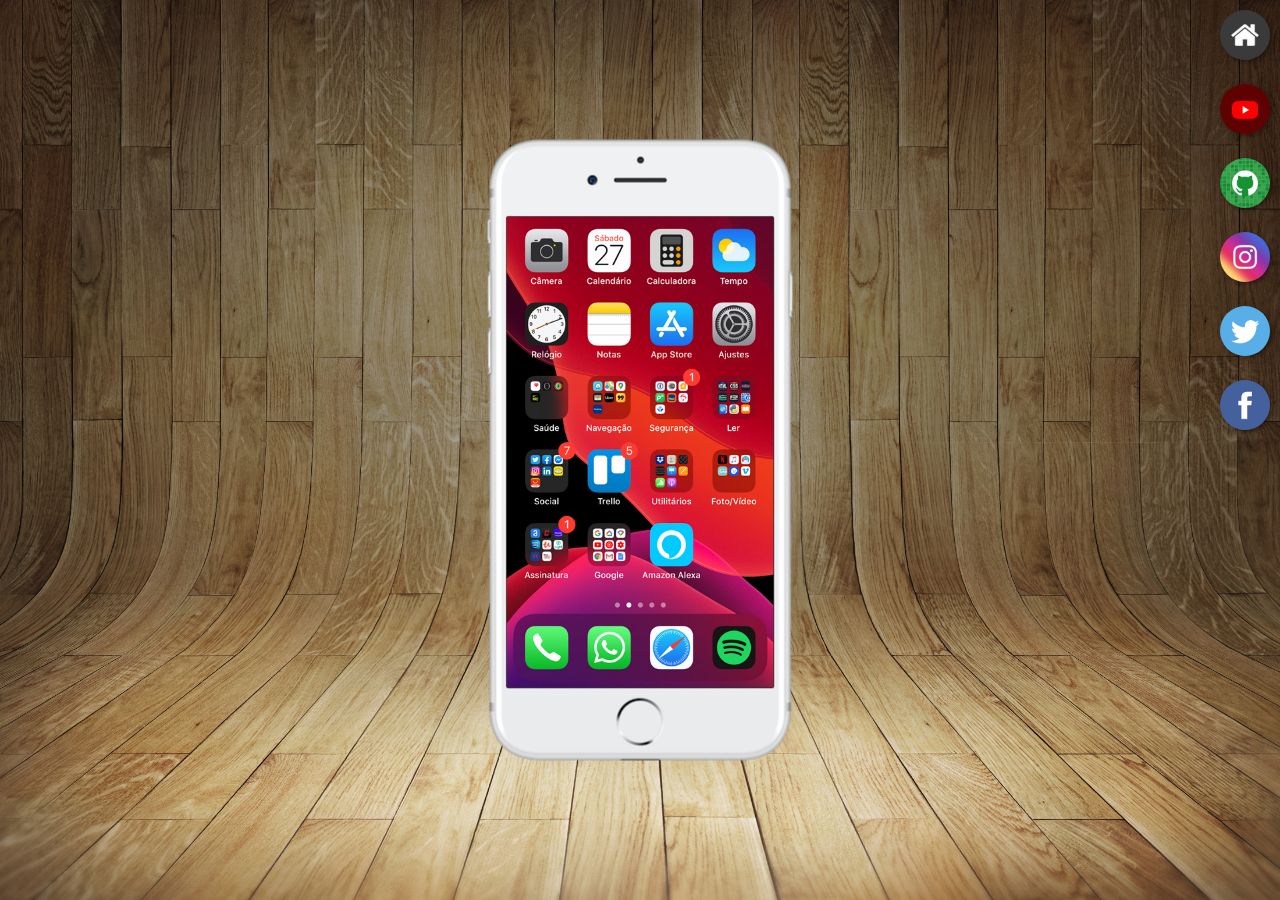
<file: index.html>
<!DOCTYPE html>
<html lang="pt-br">
<head>
    <meta charset="UTF-8">
    <meta name="viewport" content="width=device-width, initial-scale=1.0">
    <link rel="shortcut icon" href="favicon.ico" type="image/x-icon">
    <link rel="stylesheet" href="estilos/style.css">
    <title>Projeto Redes Sociais</title>
</head>
<body>
    <main>
        <section id="telefone">
            <iframe src="home.html" name="tela" id="tela" frameborder="0">
                Seu navegador não é compatível com IFrames.
            </iframe>
        </section>
        <section id="redes-sociais">
            <a href="home.html" target="tela"><img src="imagens/logo-home.jpg" alt="Home"></a> <br>
            <a href="youtube.html" target="tela"><img src="imagens/logo-youtube.jpg" alt="Youtube"></a> <br>
            <a href="github.html" target="tela"><img src="imagens/logo-github.jpg" alt="GitHub"></a> <br>
            <a href="instagram.html" target="tela"><img src="imagens/logo-instagram.jpg" alt=""></a> <br>
            <a href="twitter.html" target="tela"><img src="imagens/logo-twitter.jpg" alt="Twitter"></a> <br>
            <a href="facebook.html" target="tela"><img src="imagens/logo-facebook.jpg" alt="Facebook"></a> <br>
        </section>
    </main>
</body>
</html>
</file>
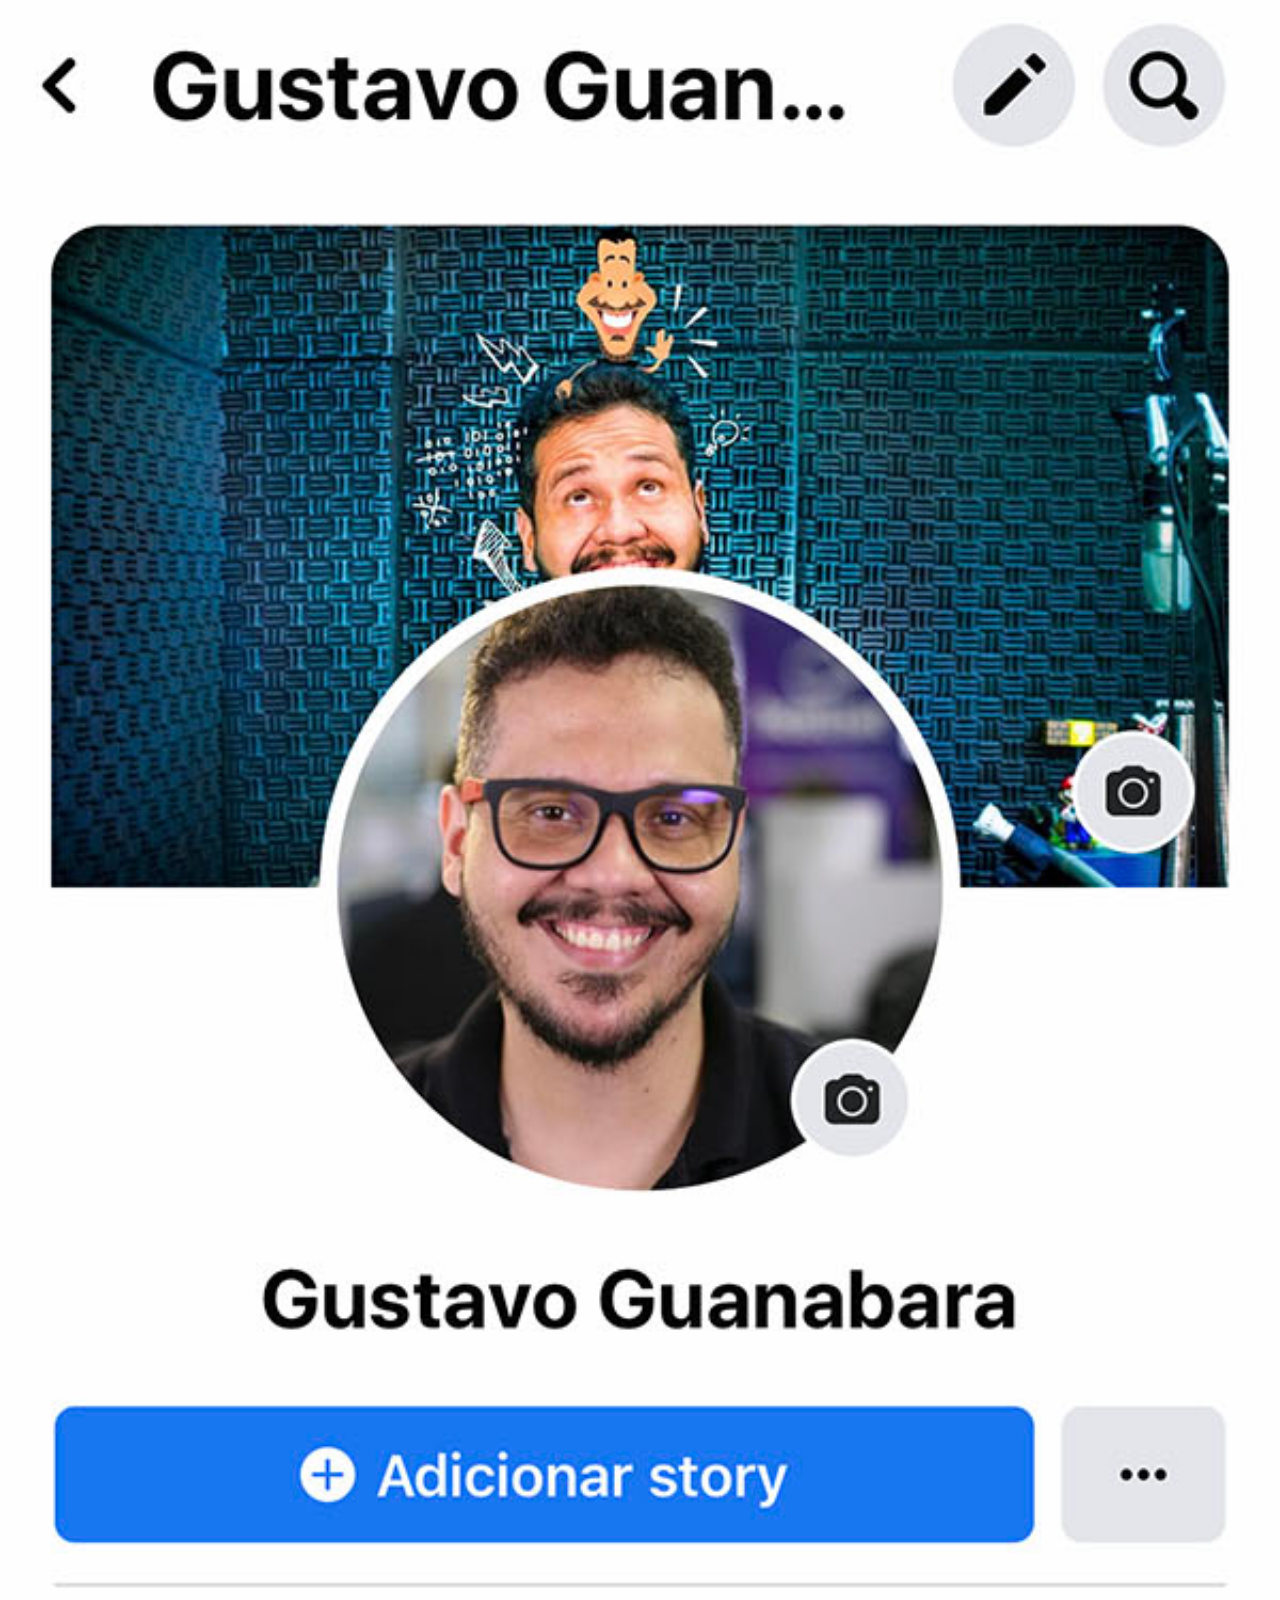
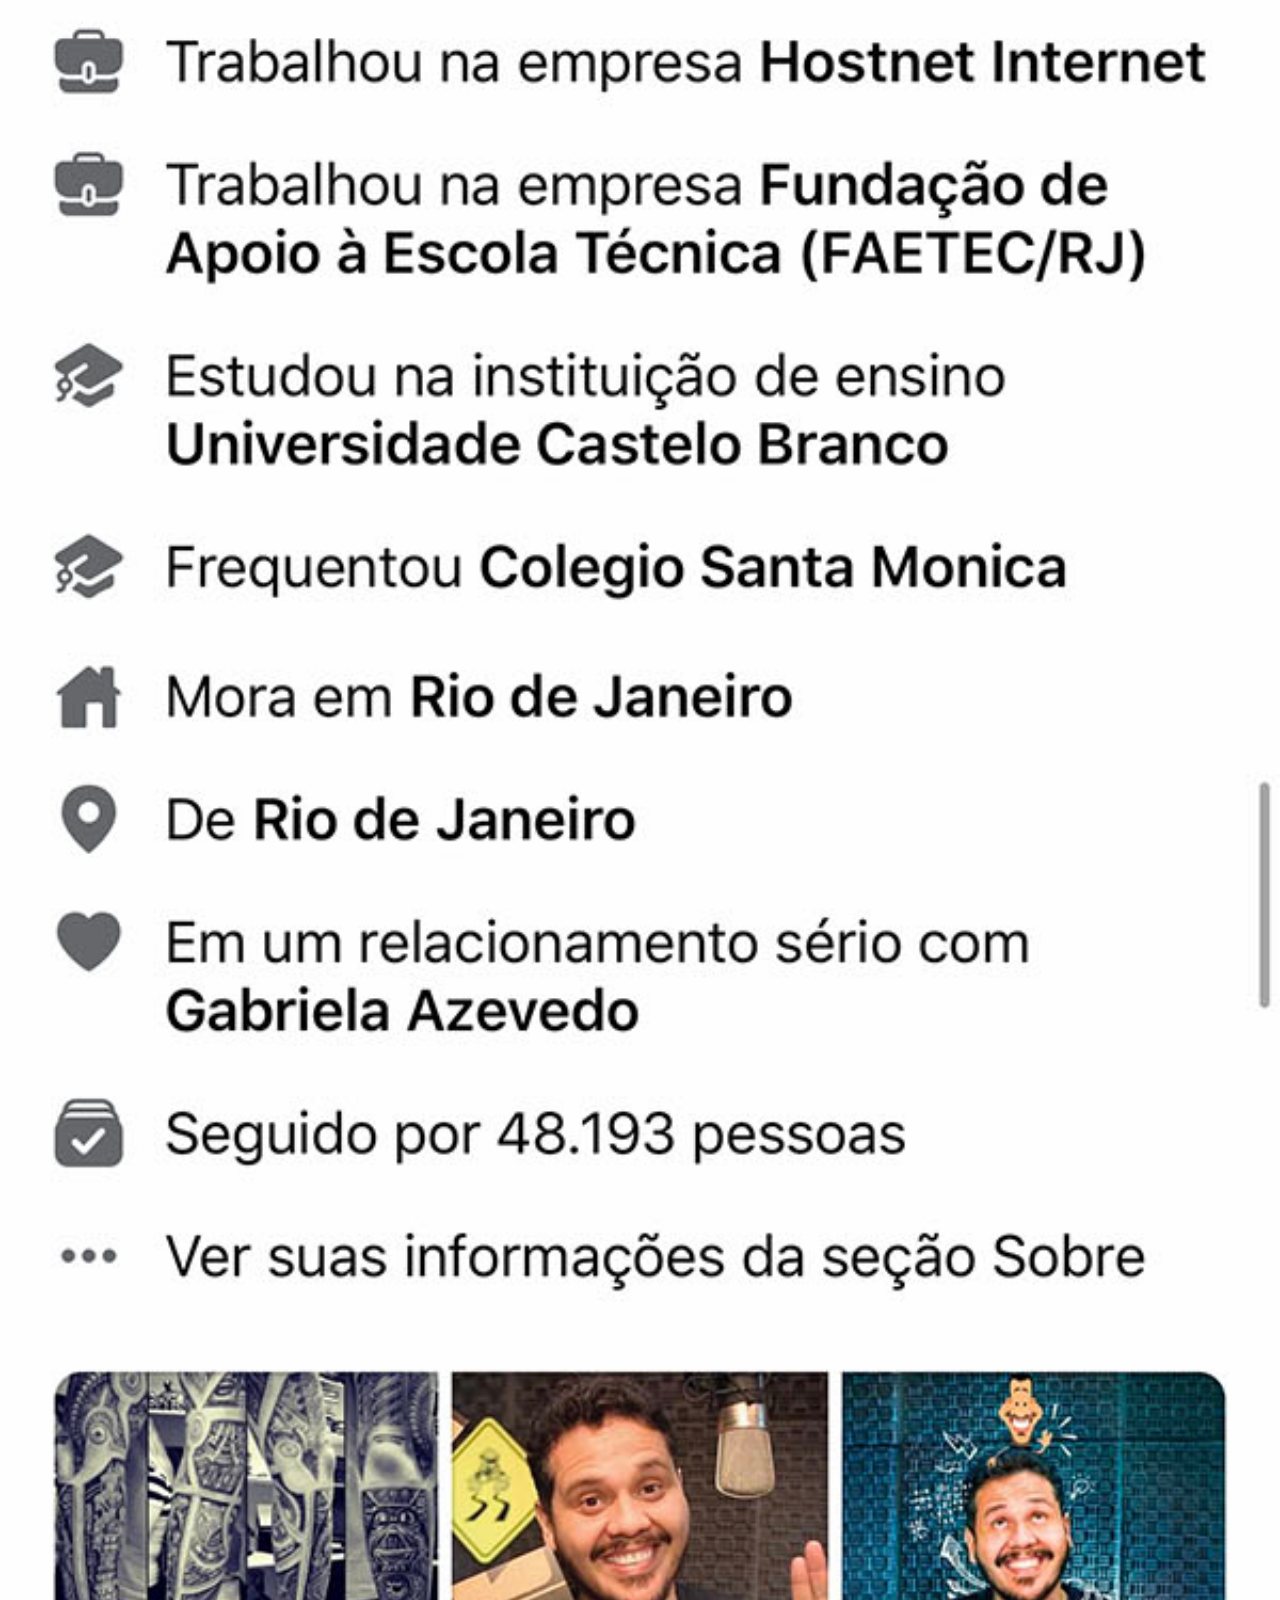
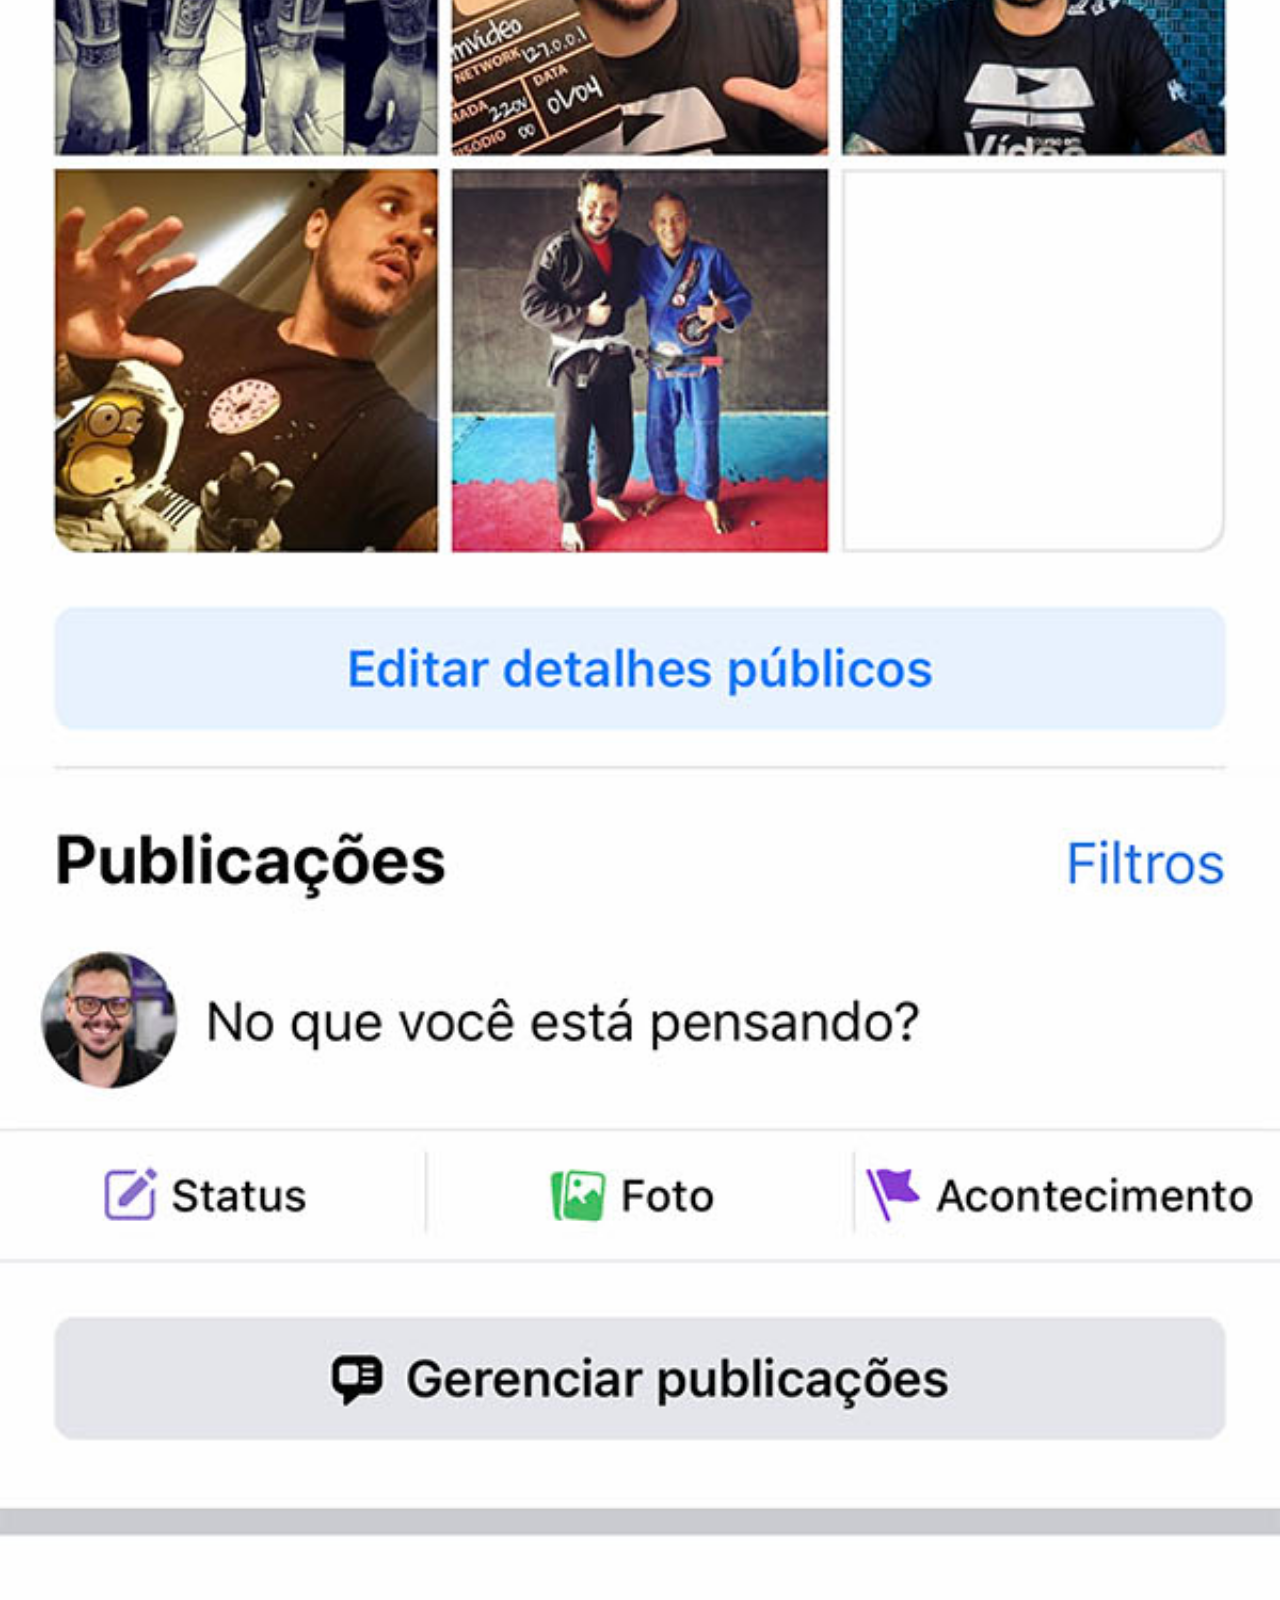
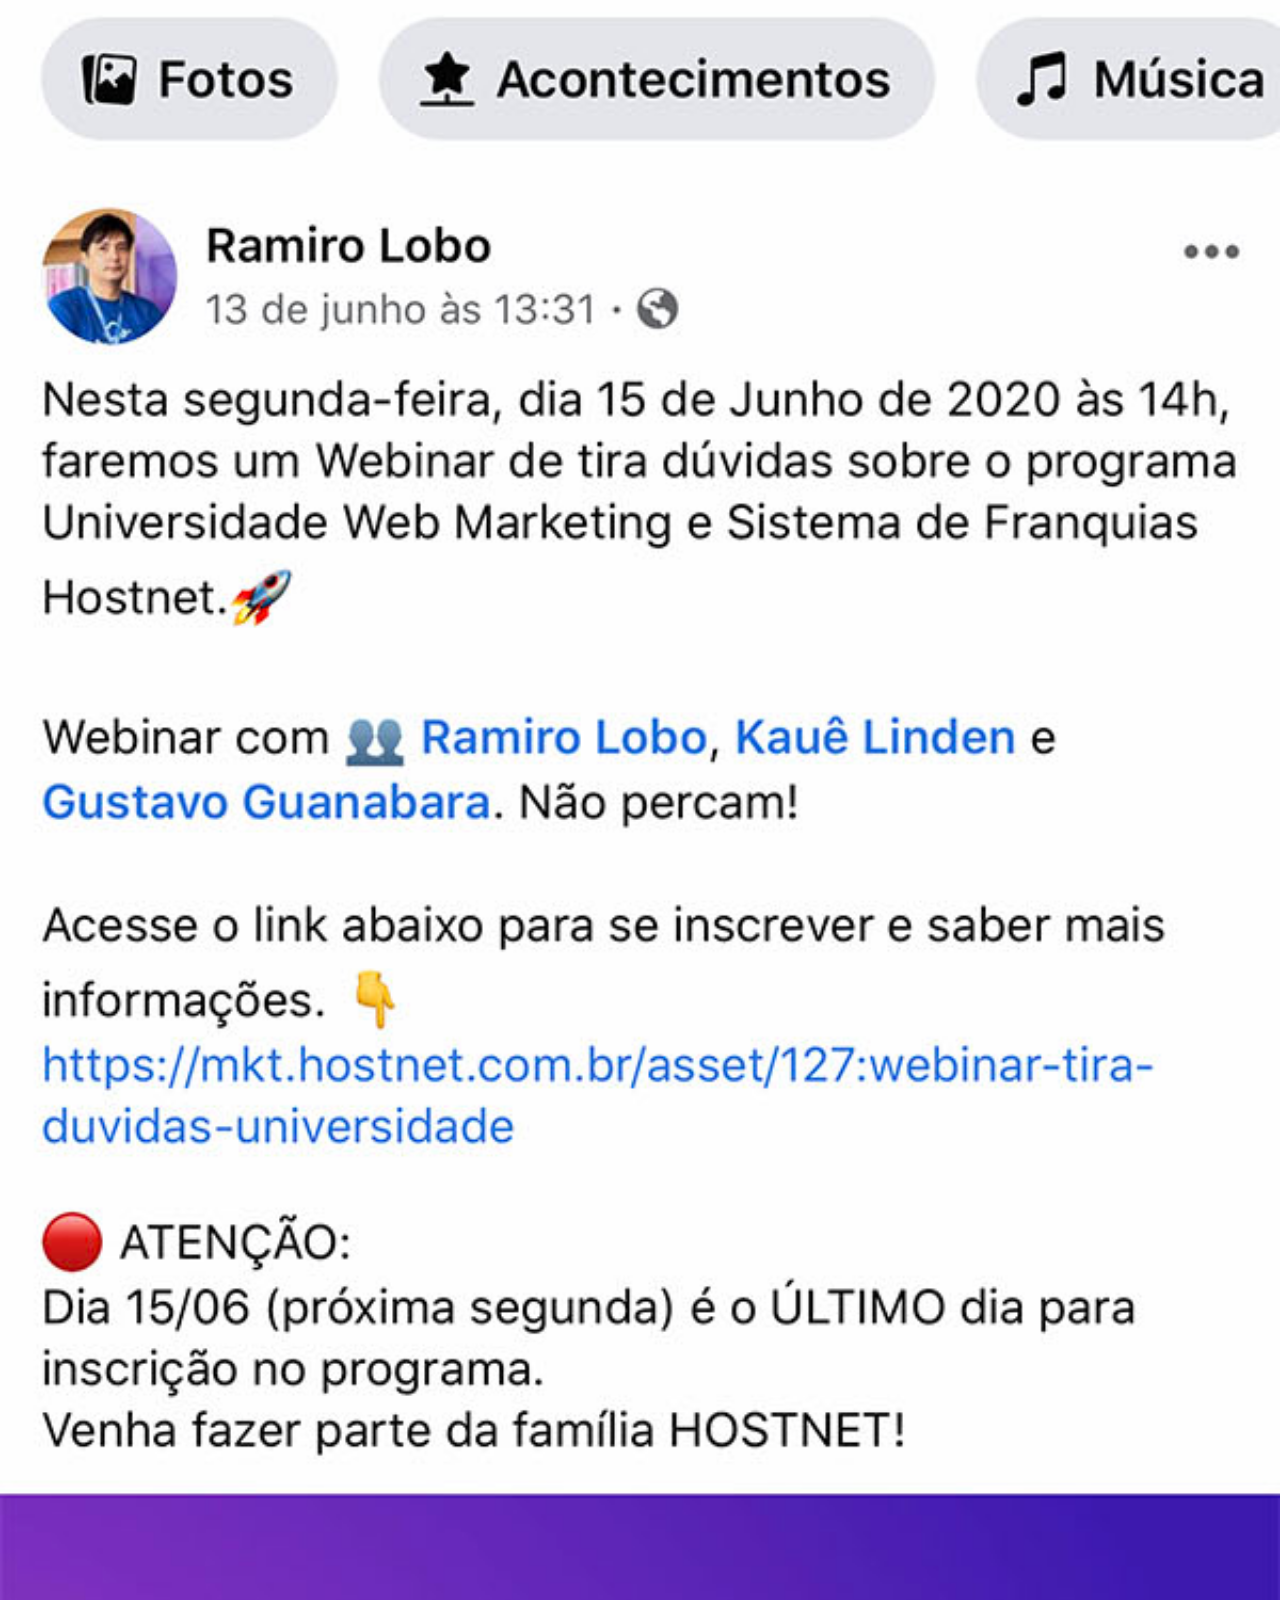
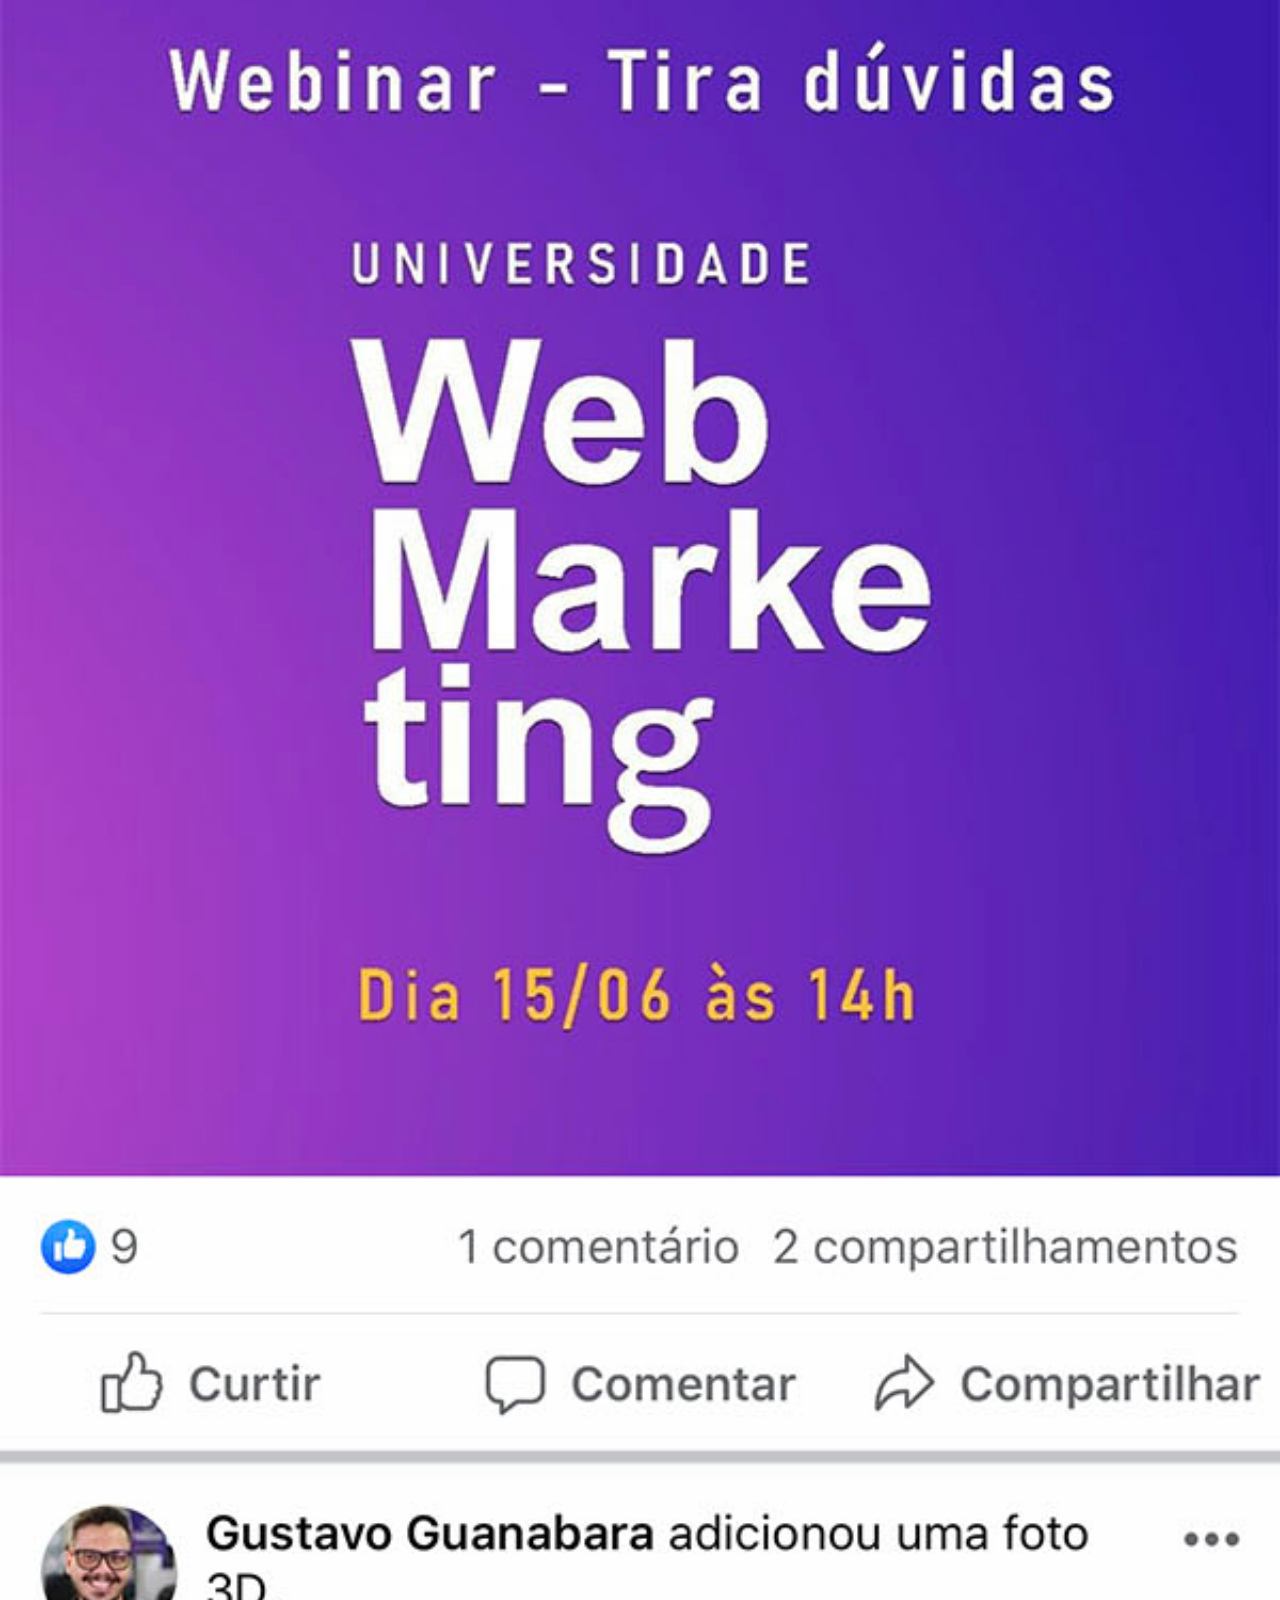
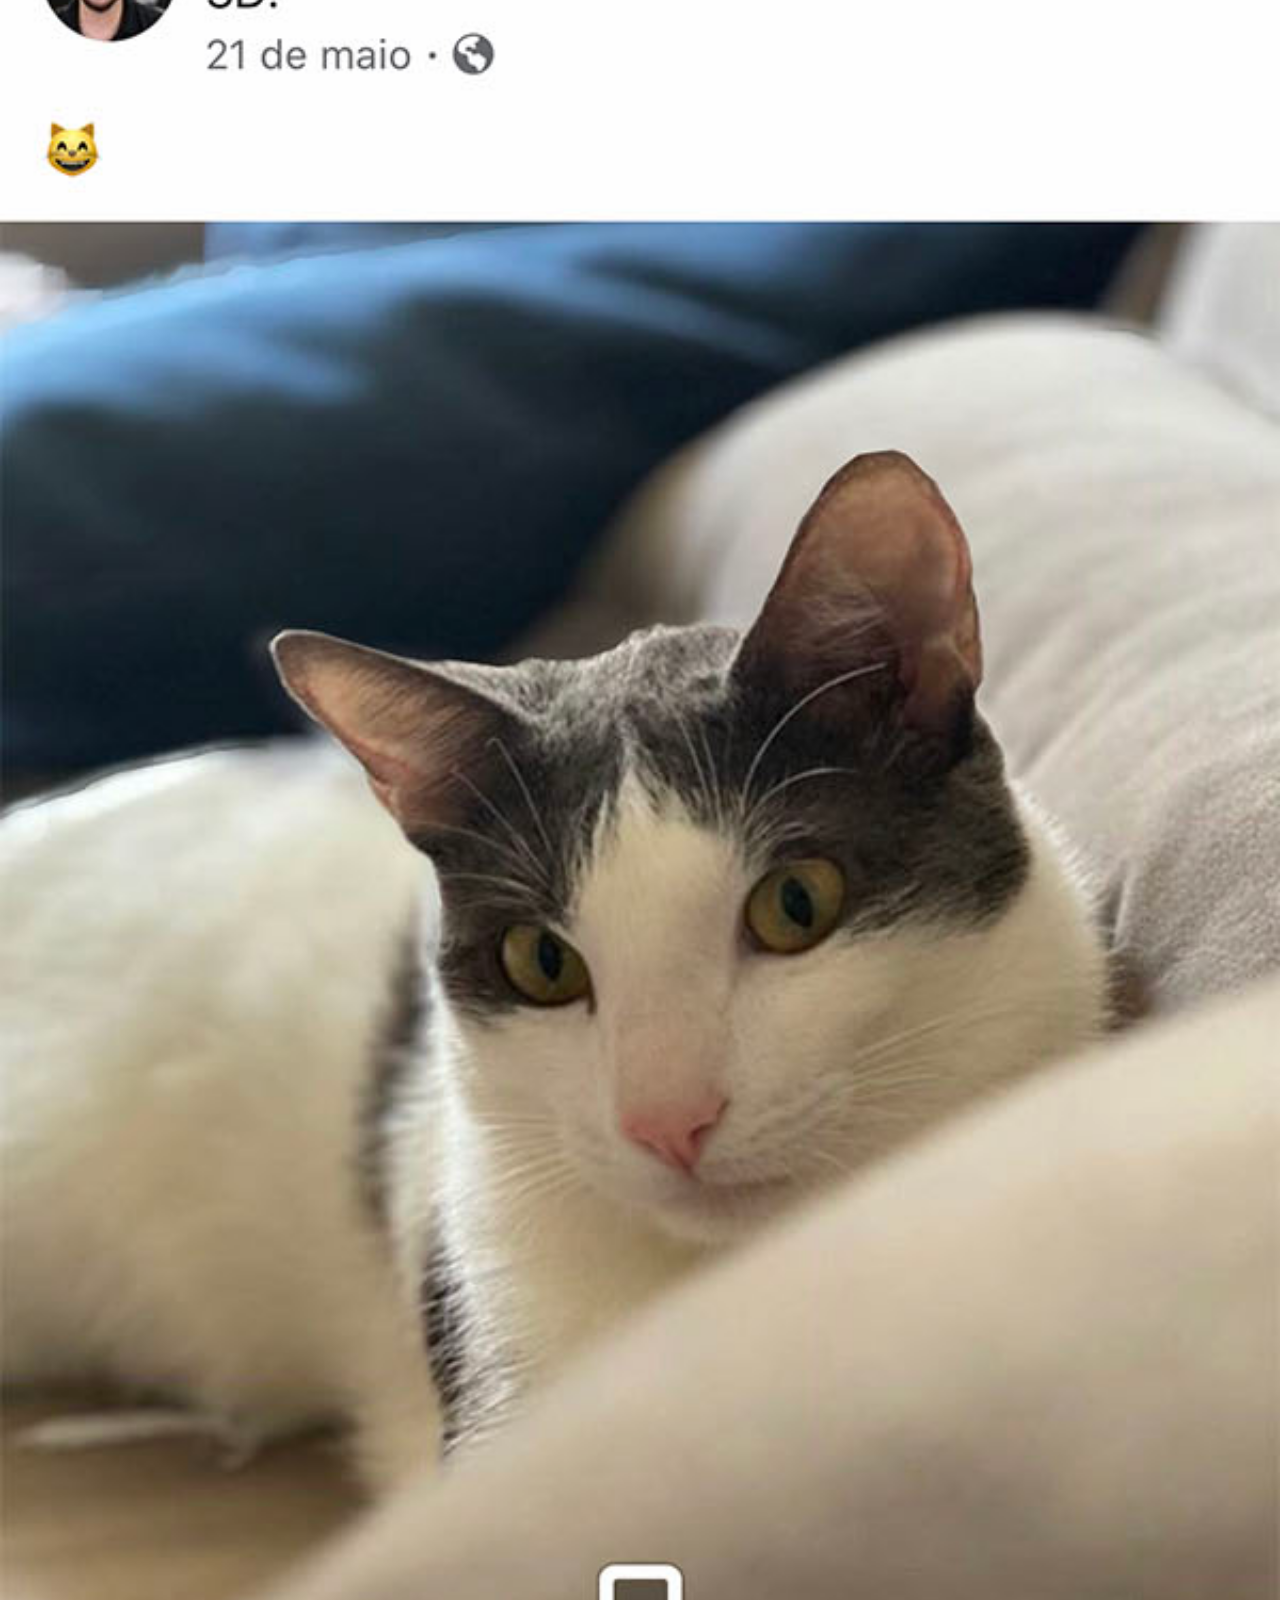
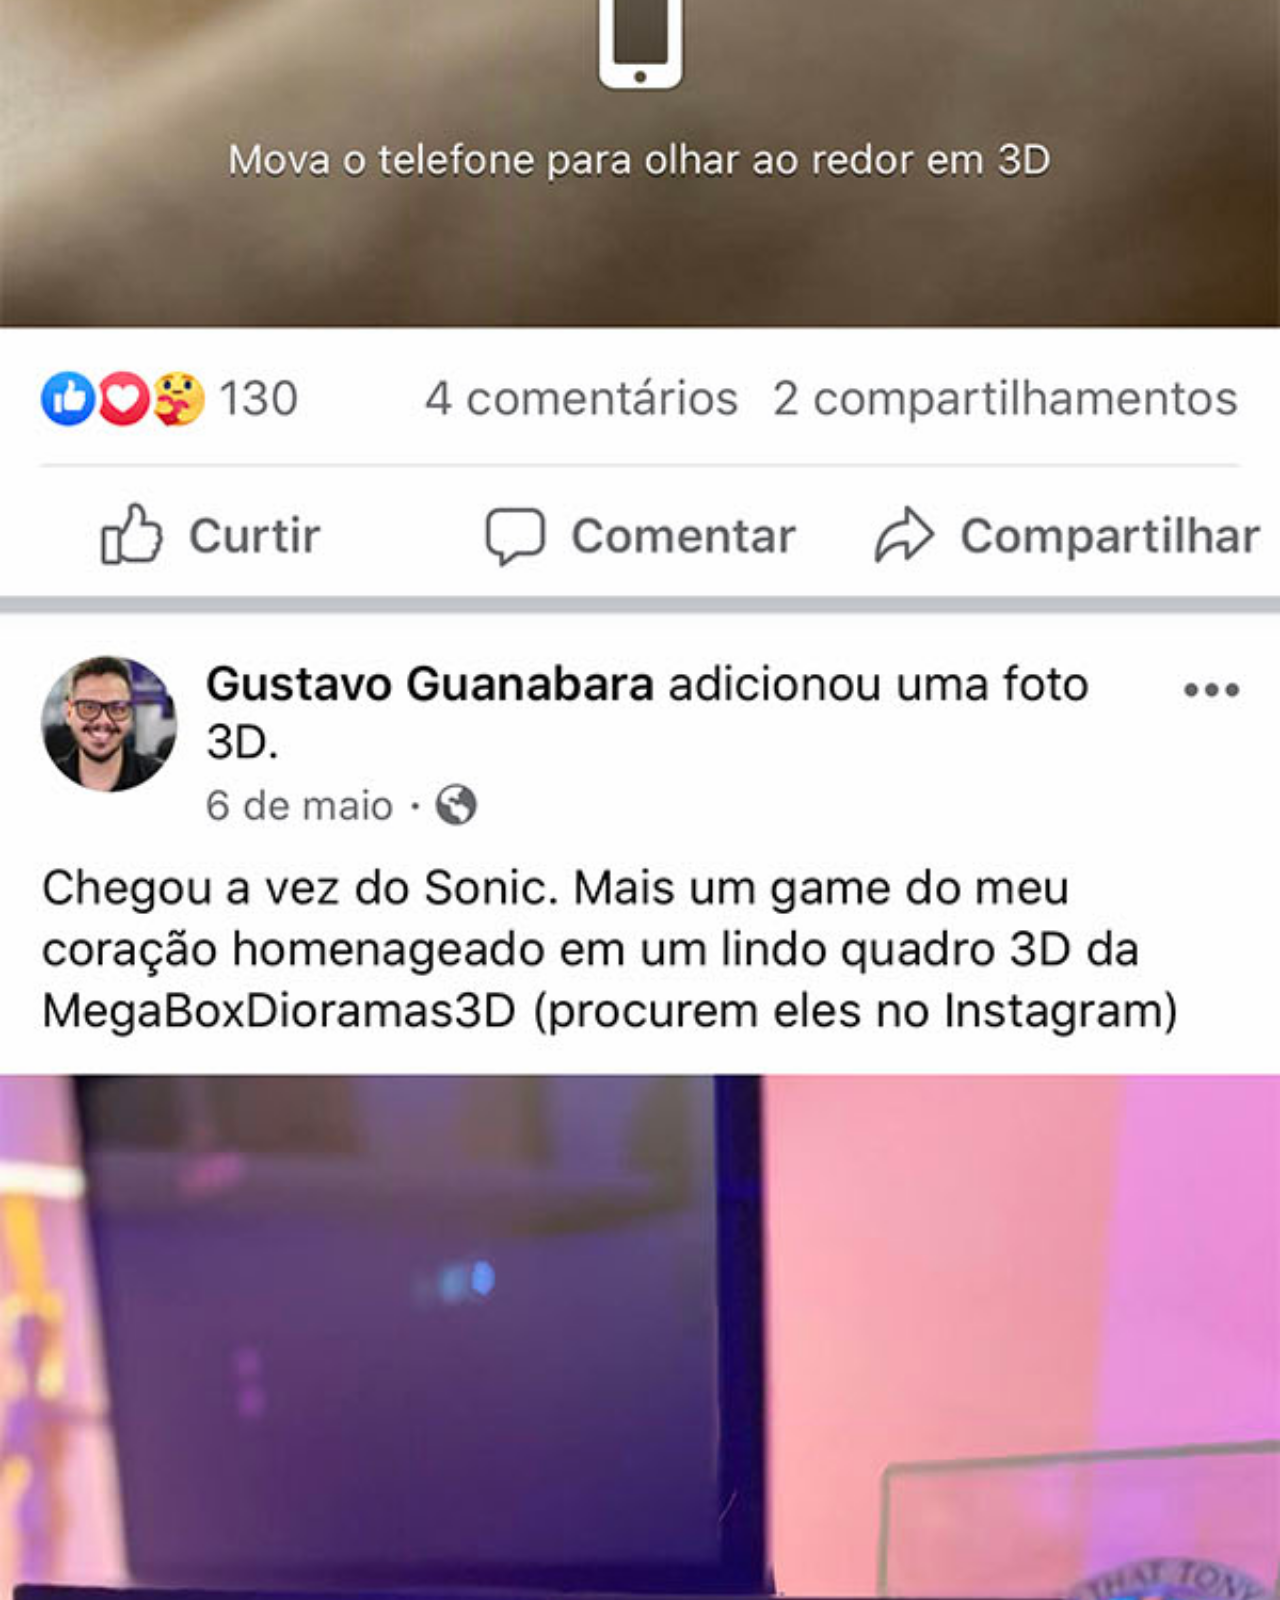
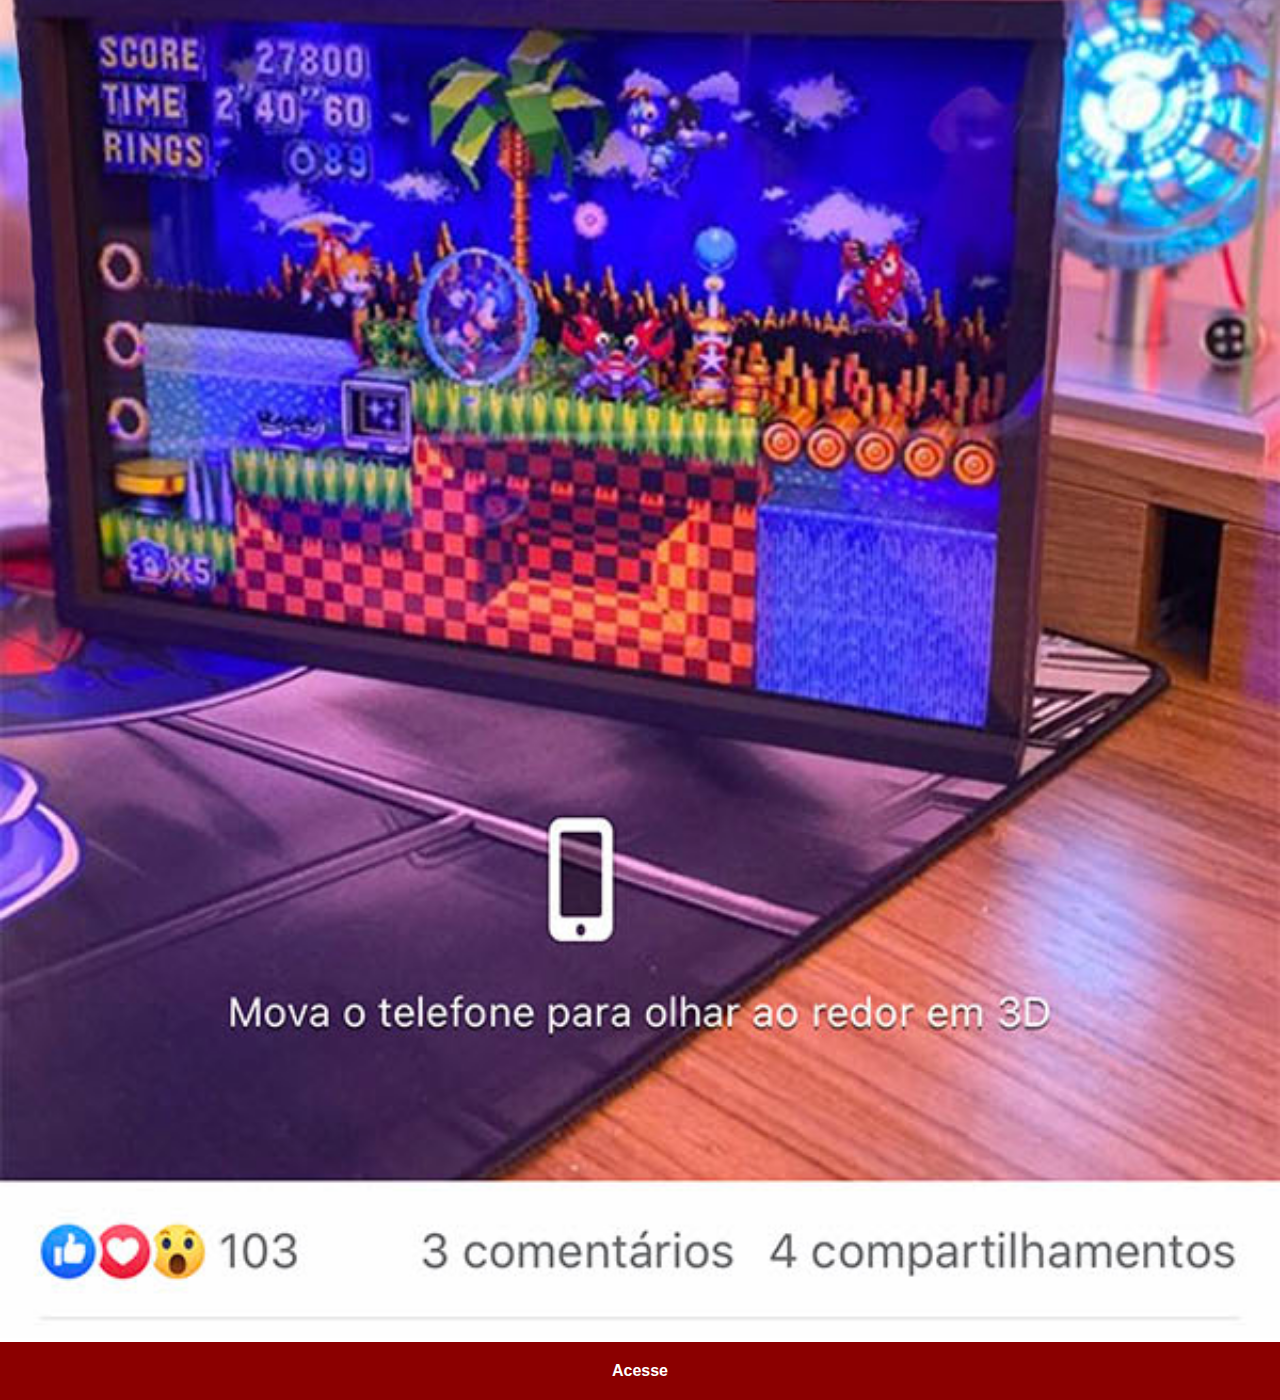
<file: facebook.html>
<!DOCTYPE html>
<html lang="en">
<head>
    <meta charset="UTF-8">
    <meta name="viewport" content="width=device-width, initial-scale=1.0">
    <link rel="stylesheet" href="estilos/social.css">
    <title>YouTube</title>
</head>
<body>
    <img src="imagens/tela-facebook.jpg" alt="Youtube">
    <a href="https://www.facebook.com/gustavoguanabara/?locale=pt_BR" target="_blank">Acesse</a>
</body>
</html>
</file>
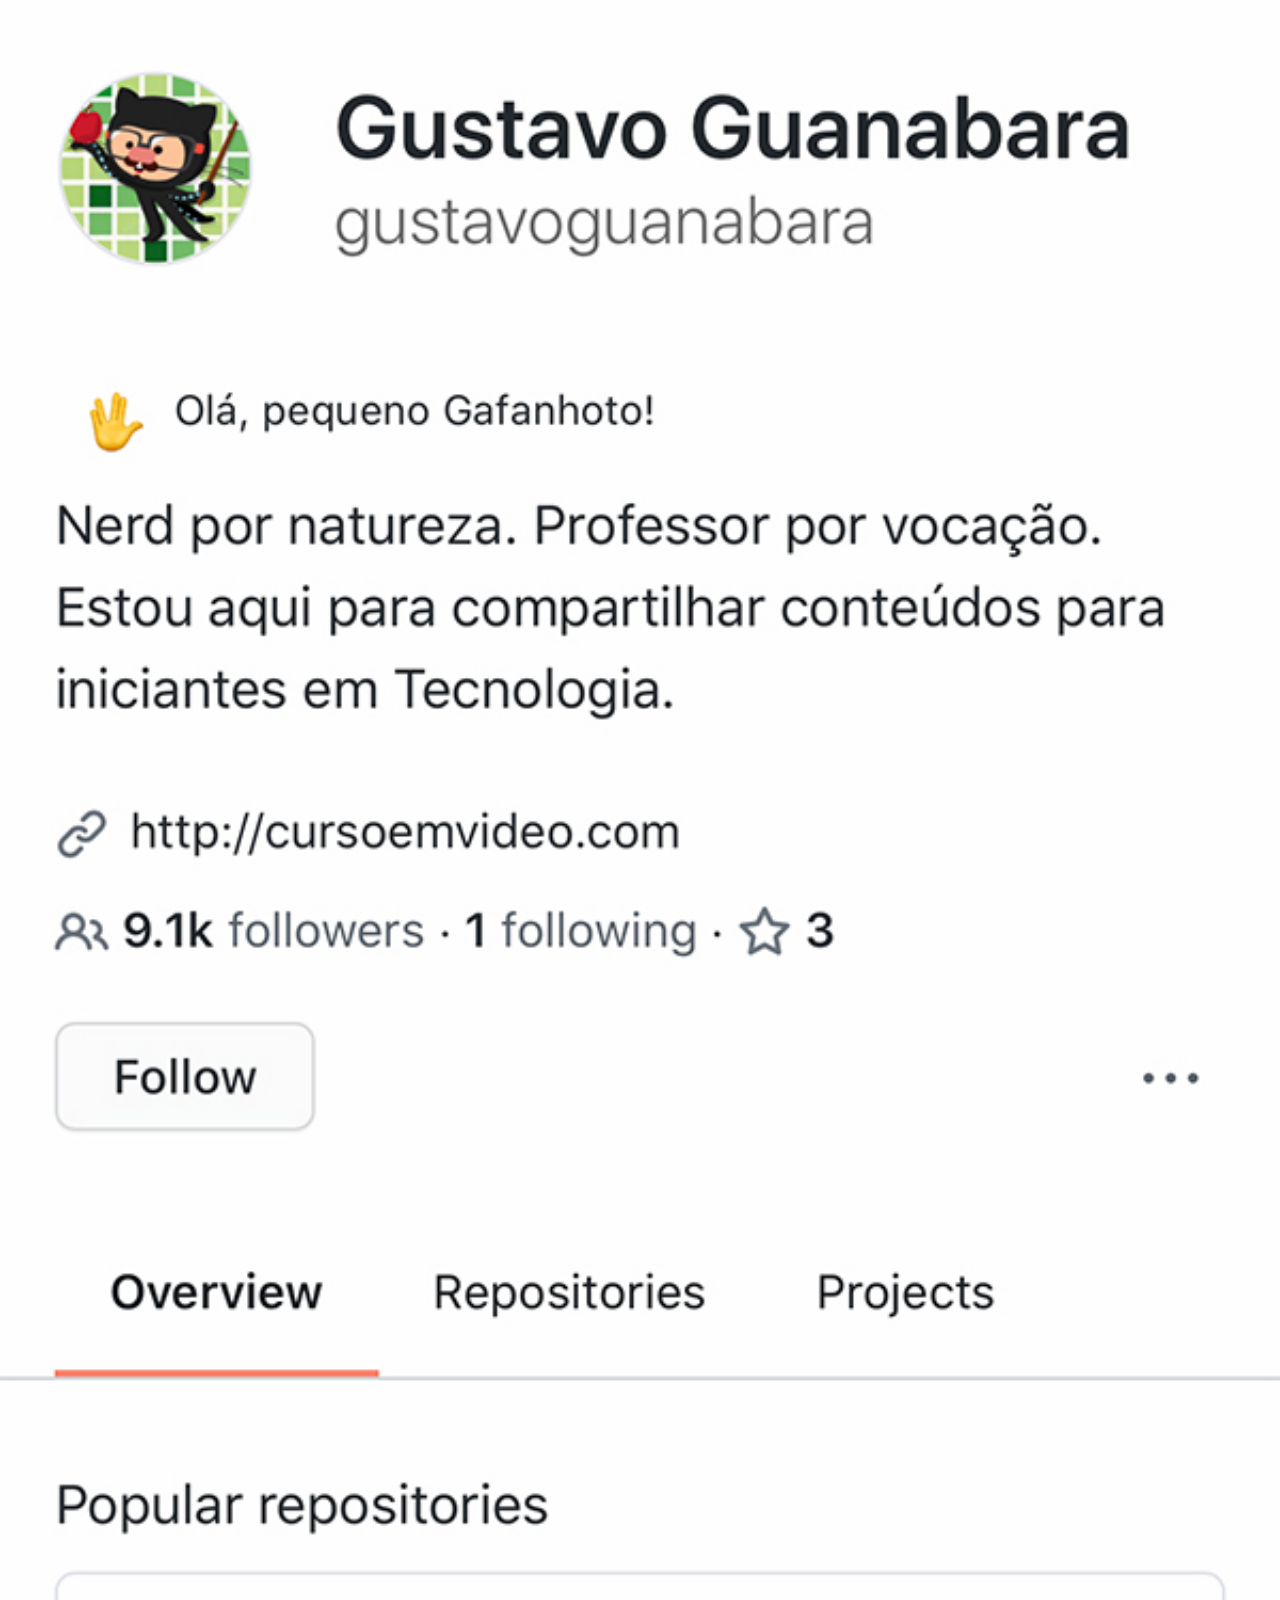
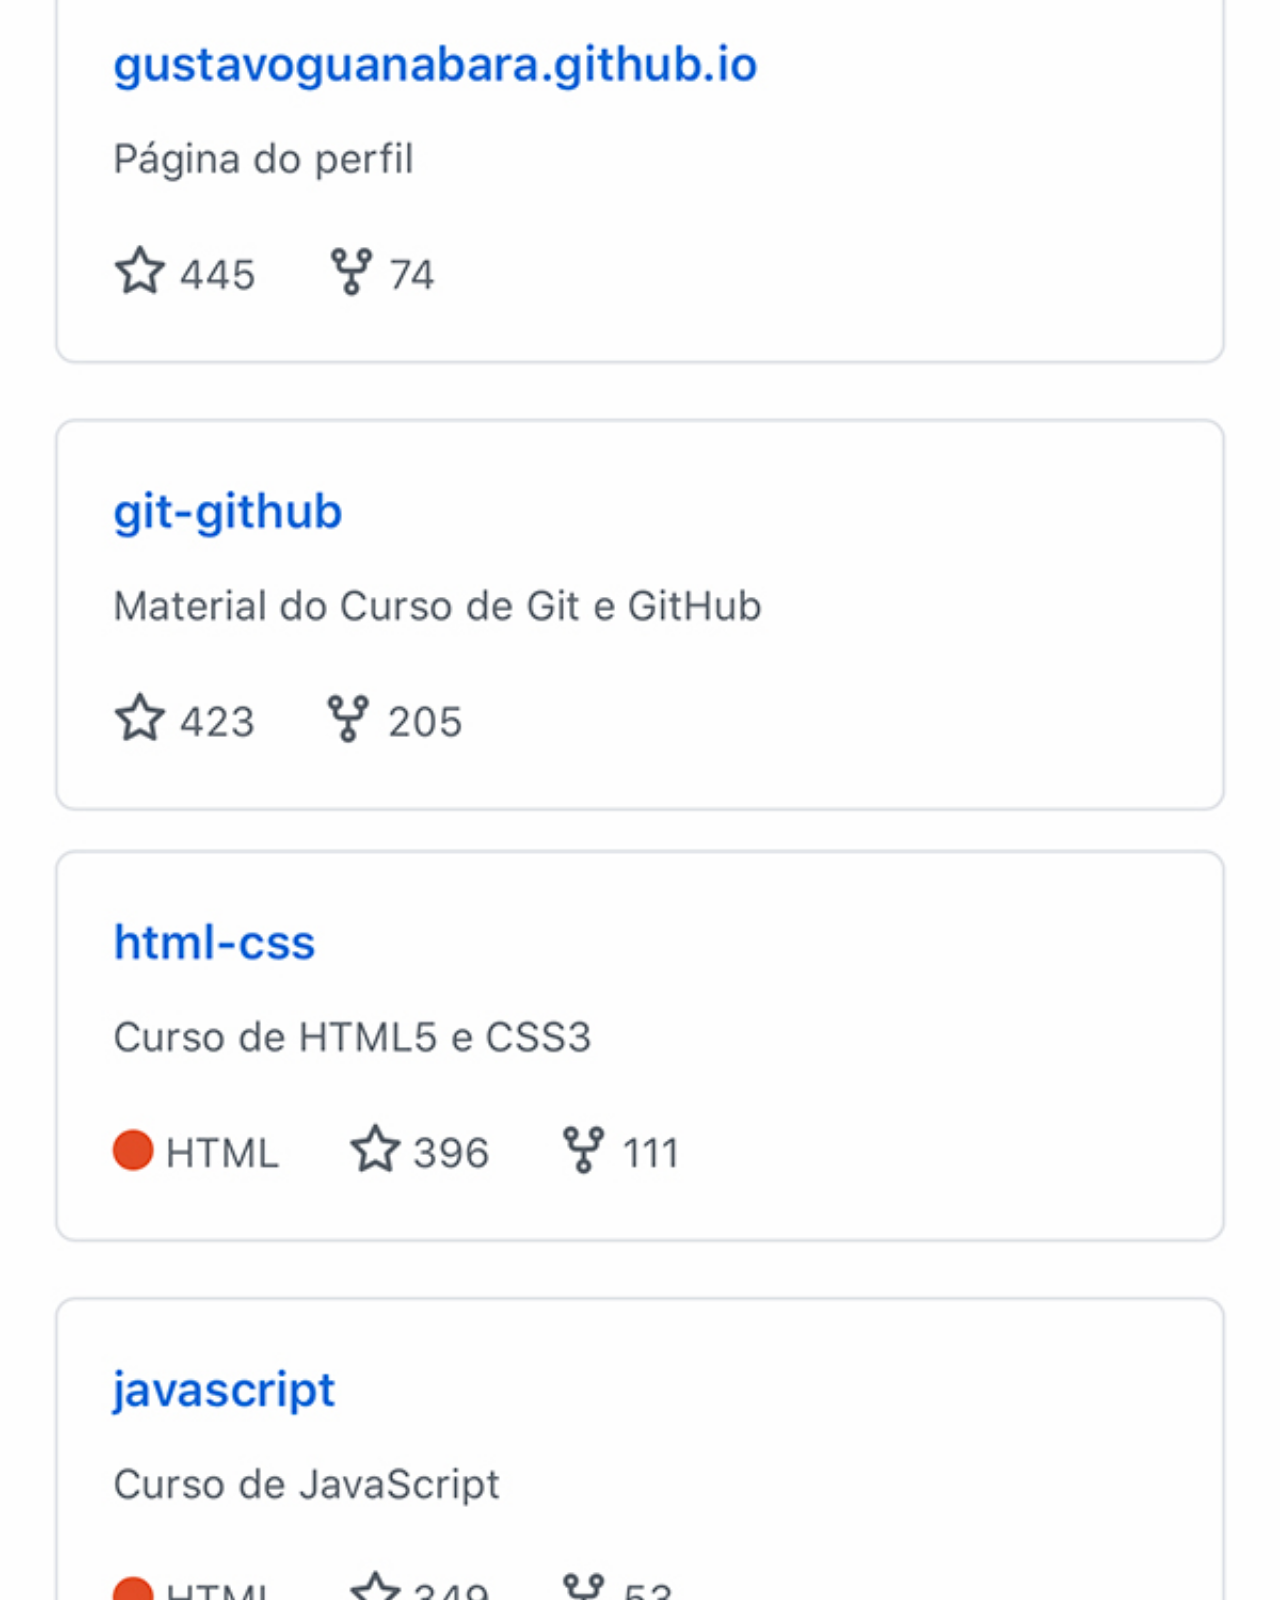
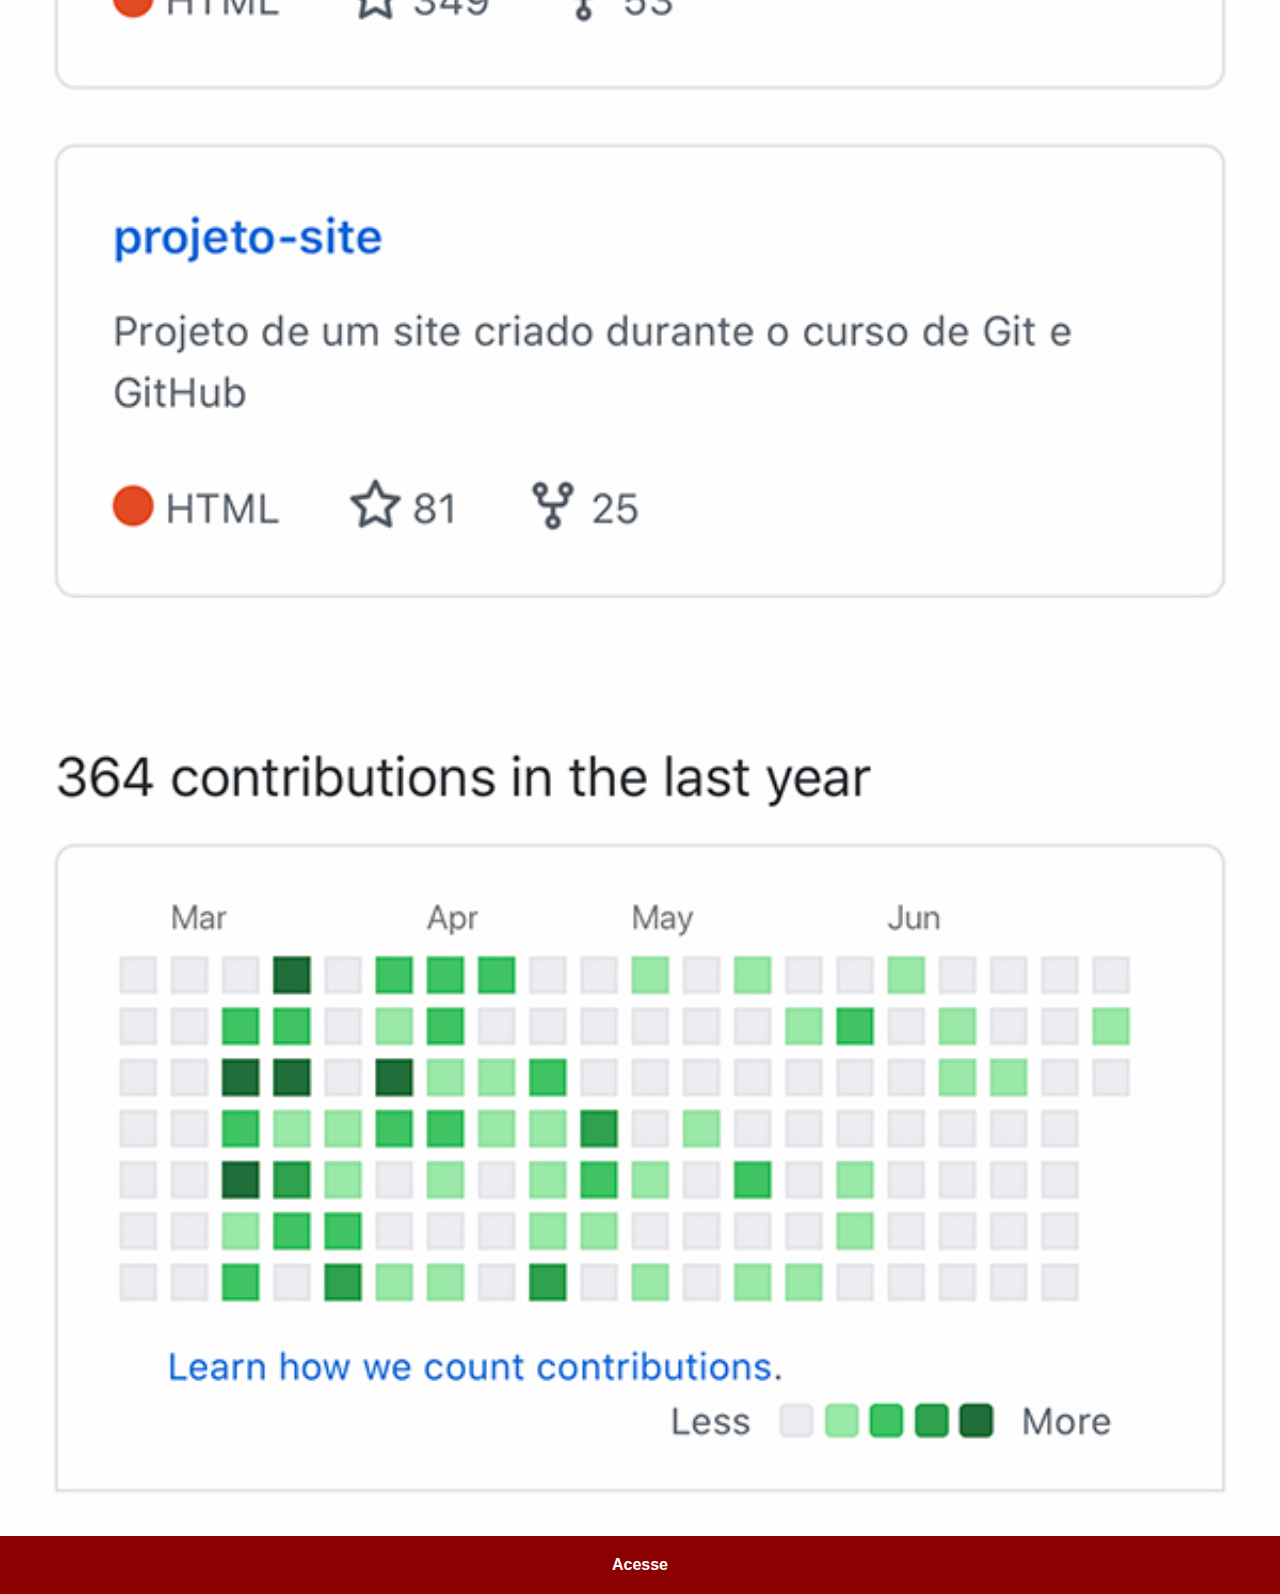
<file: github.html>
<!DOCTYPE html>
<html lang="en">
<head>
    <meta charset="UTF-8">
    <meta name="viewport" content="width=device-width, initial-scale=1.0">
    <link rel="stylesheet" href="estilos/social.css">
    <title>Github</title>
</head>
<body>
    <img src="imagens/tela-github.jpg" alt="Youtube">
    <a href="https://gustavoguanabara.github.io/" target="_blank">Acesse</a>
</body>
</html>
</file>
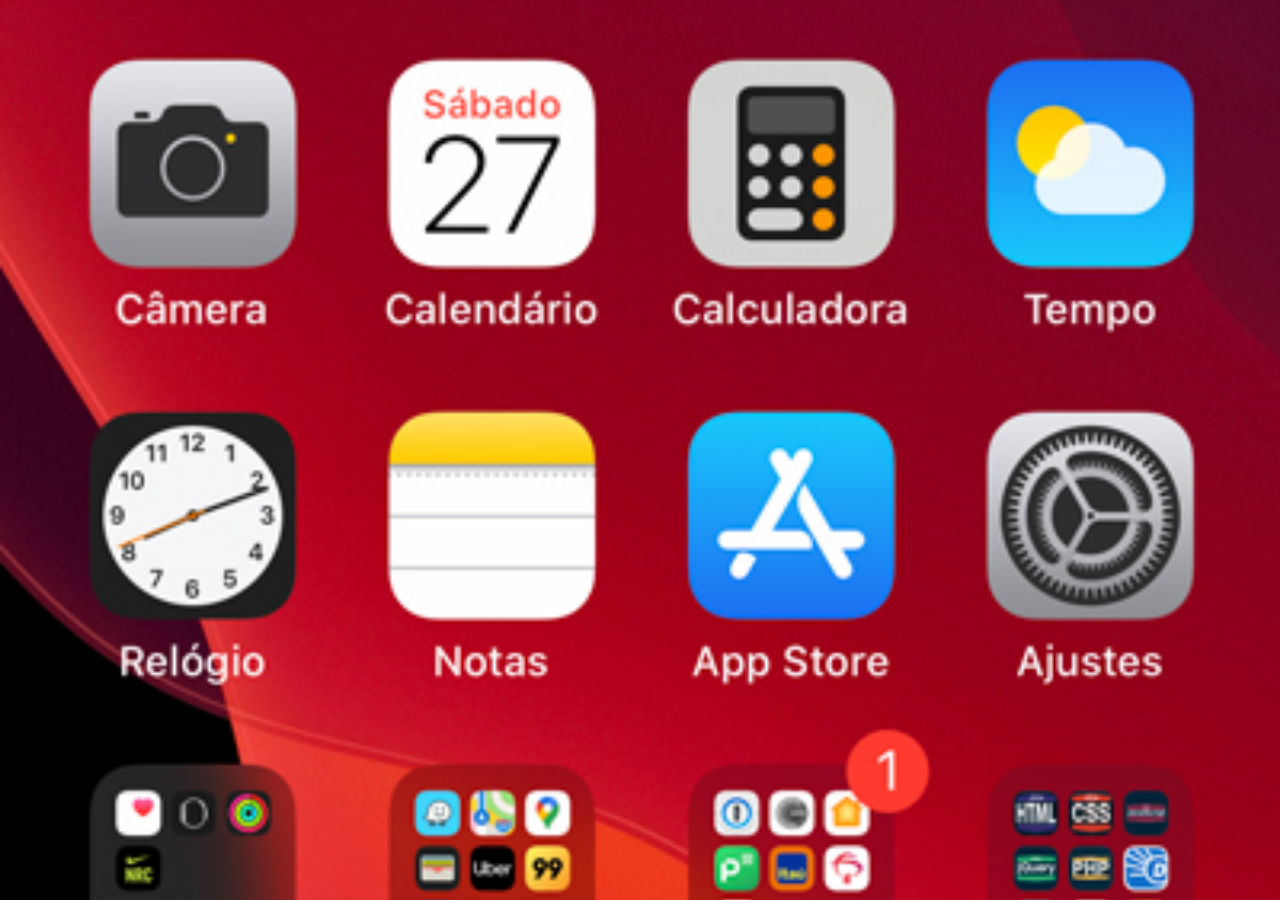
<file: home.html>
<!DOCTYPE html>
<html lang="en">
<head>
    <meta charset="UTF-8">
    <meta name="viewport" content="width=device-width, initial-scale=1.0">
    <title>Home</title>
    <style>
        * {
            margin: 0;
            padding: 0;
        }

        body {
            width: 100vw;
            height: 100vh;
            background: black url(imagens/tela-home.jpg) no-repeat top center;
            background-size: cover;
        }
    </style>
</head>
<body>
    
</body>
</html>
</file>
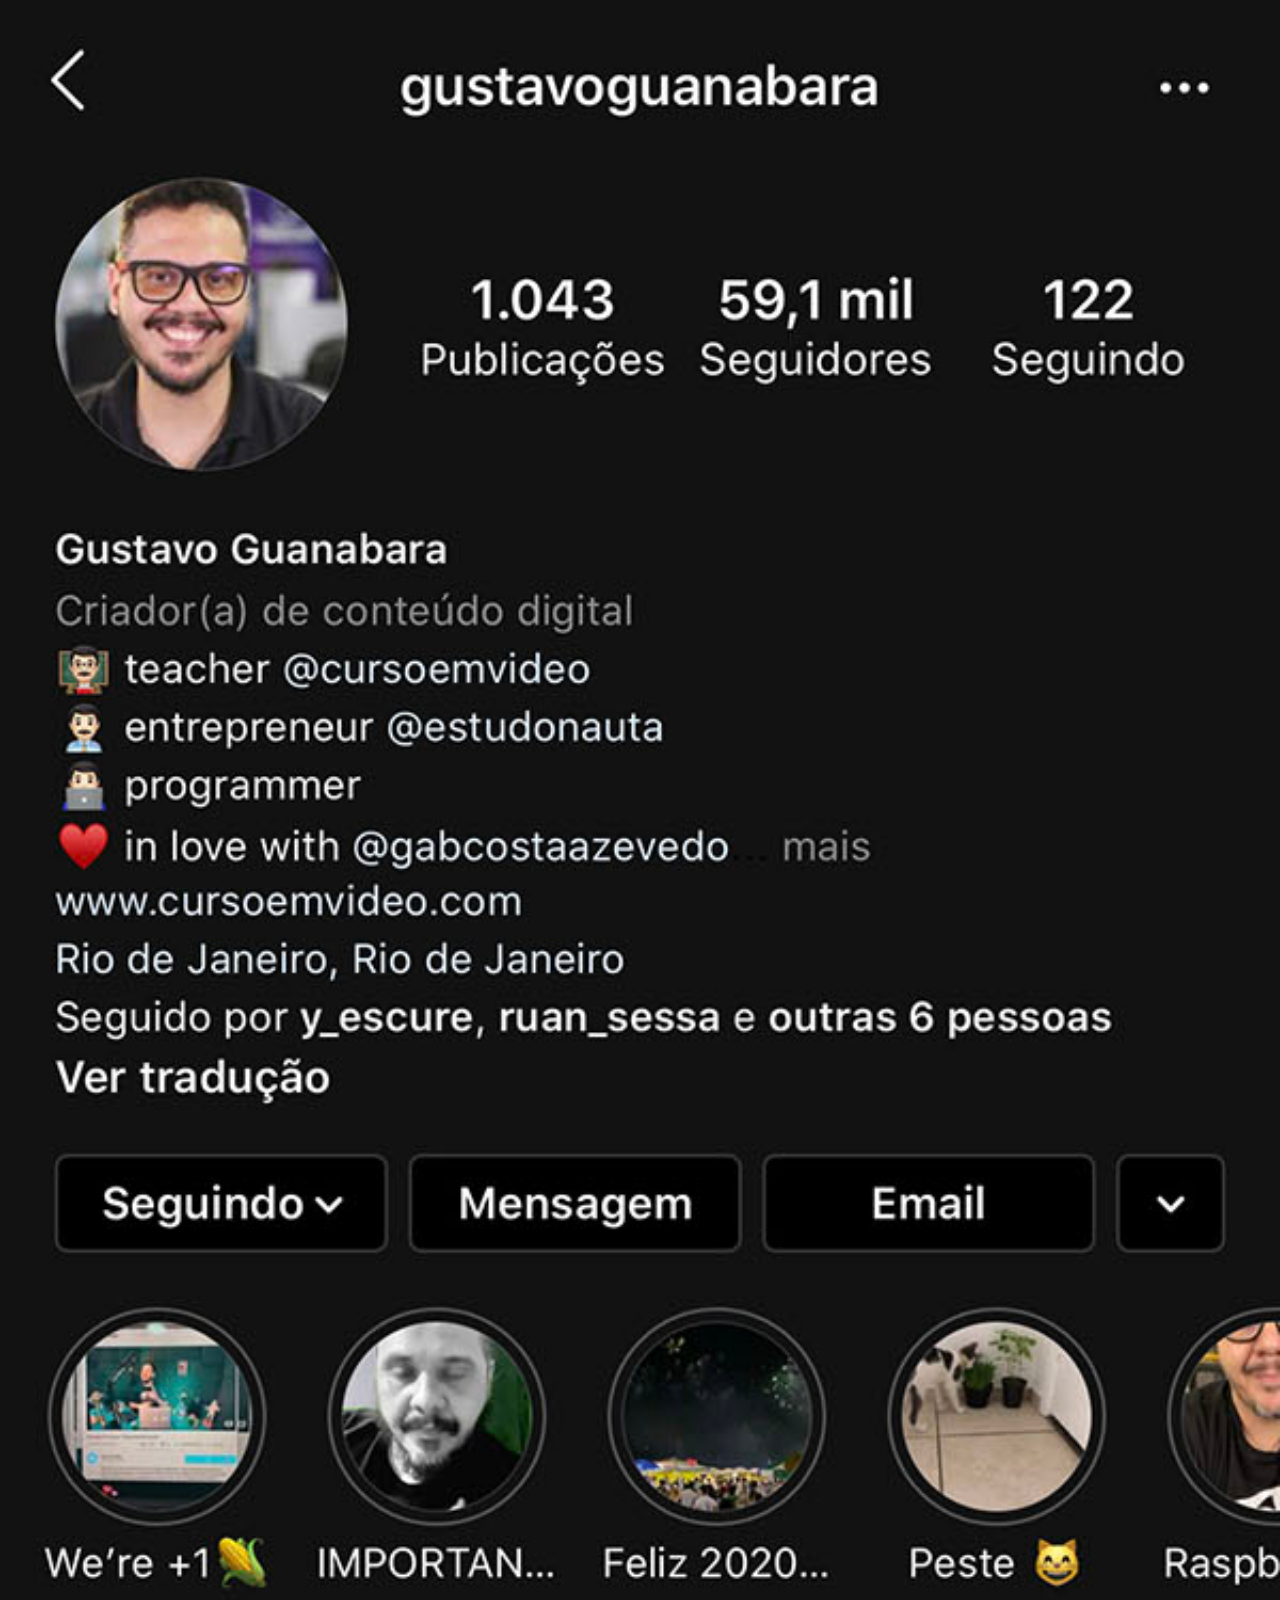
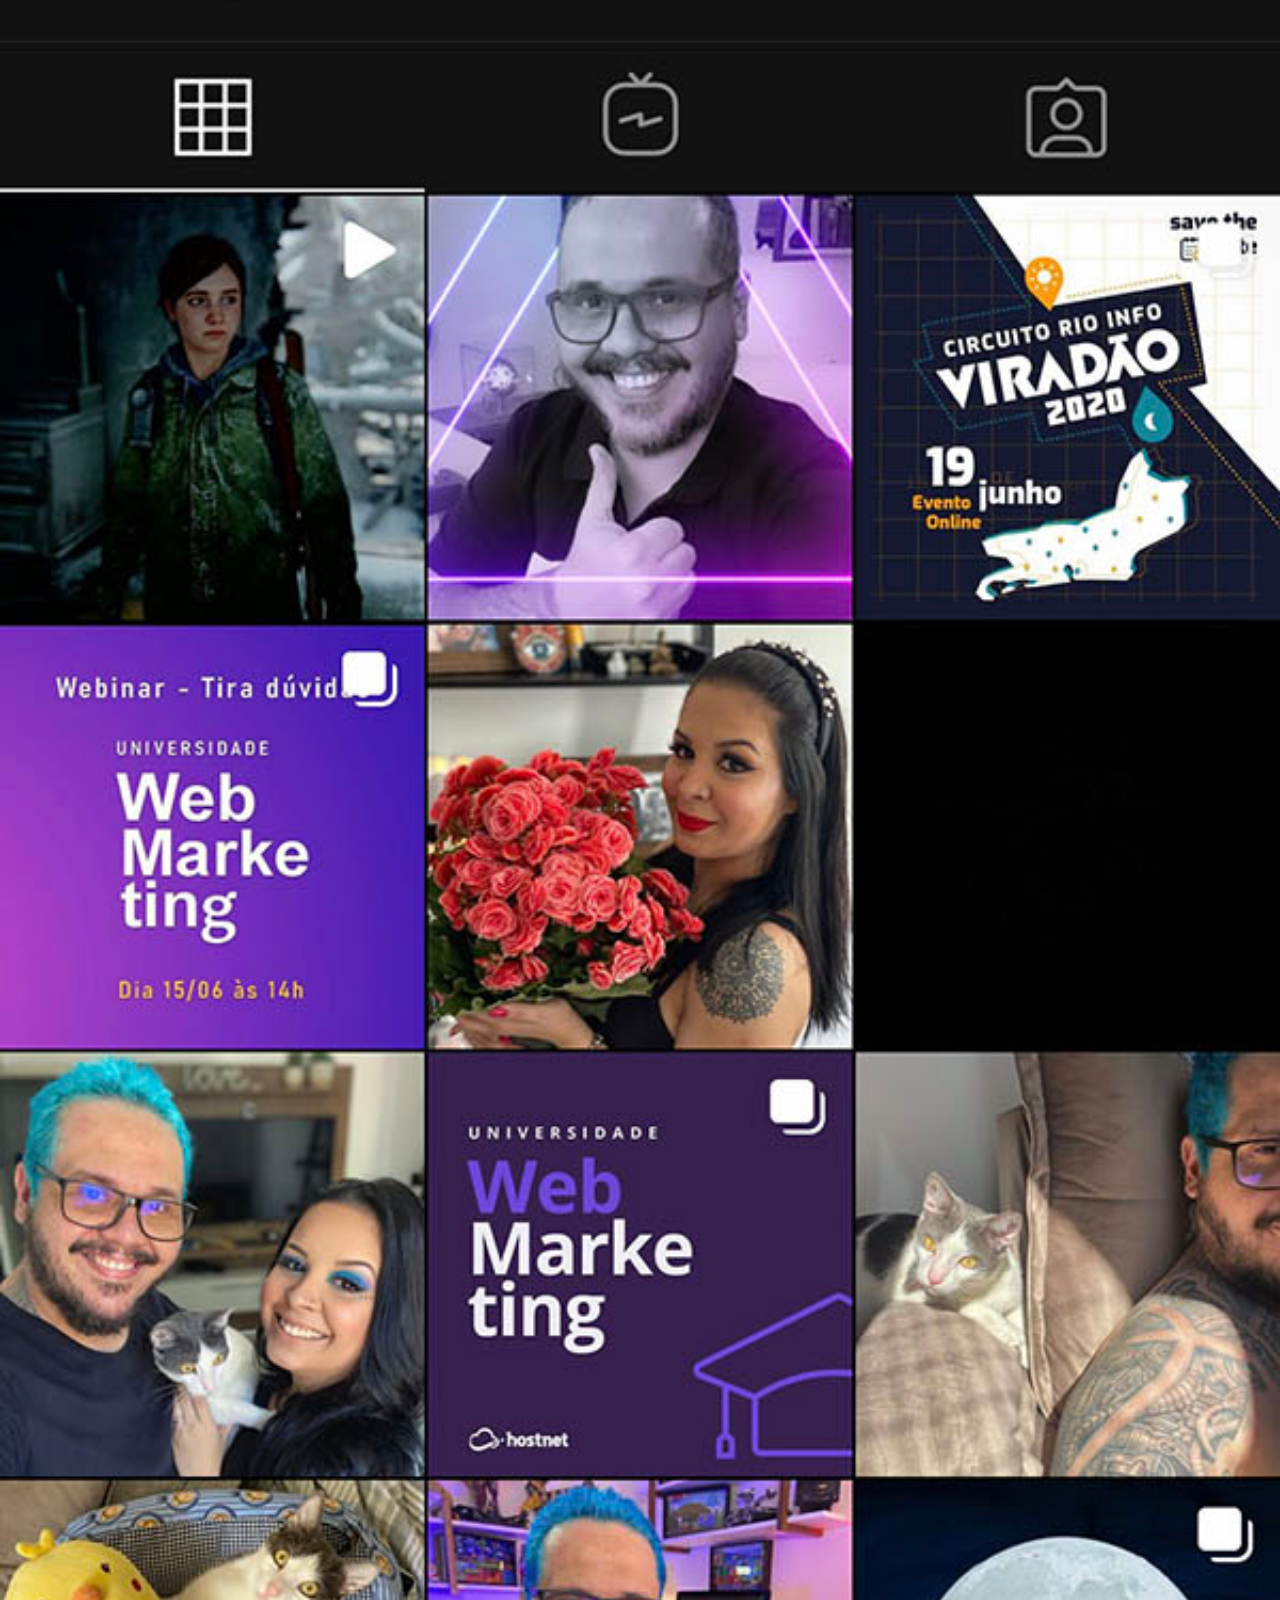
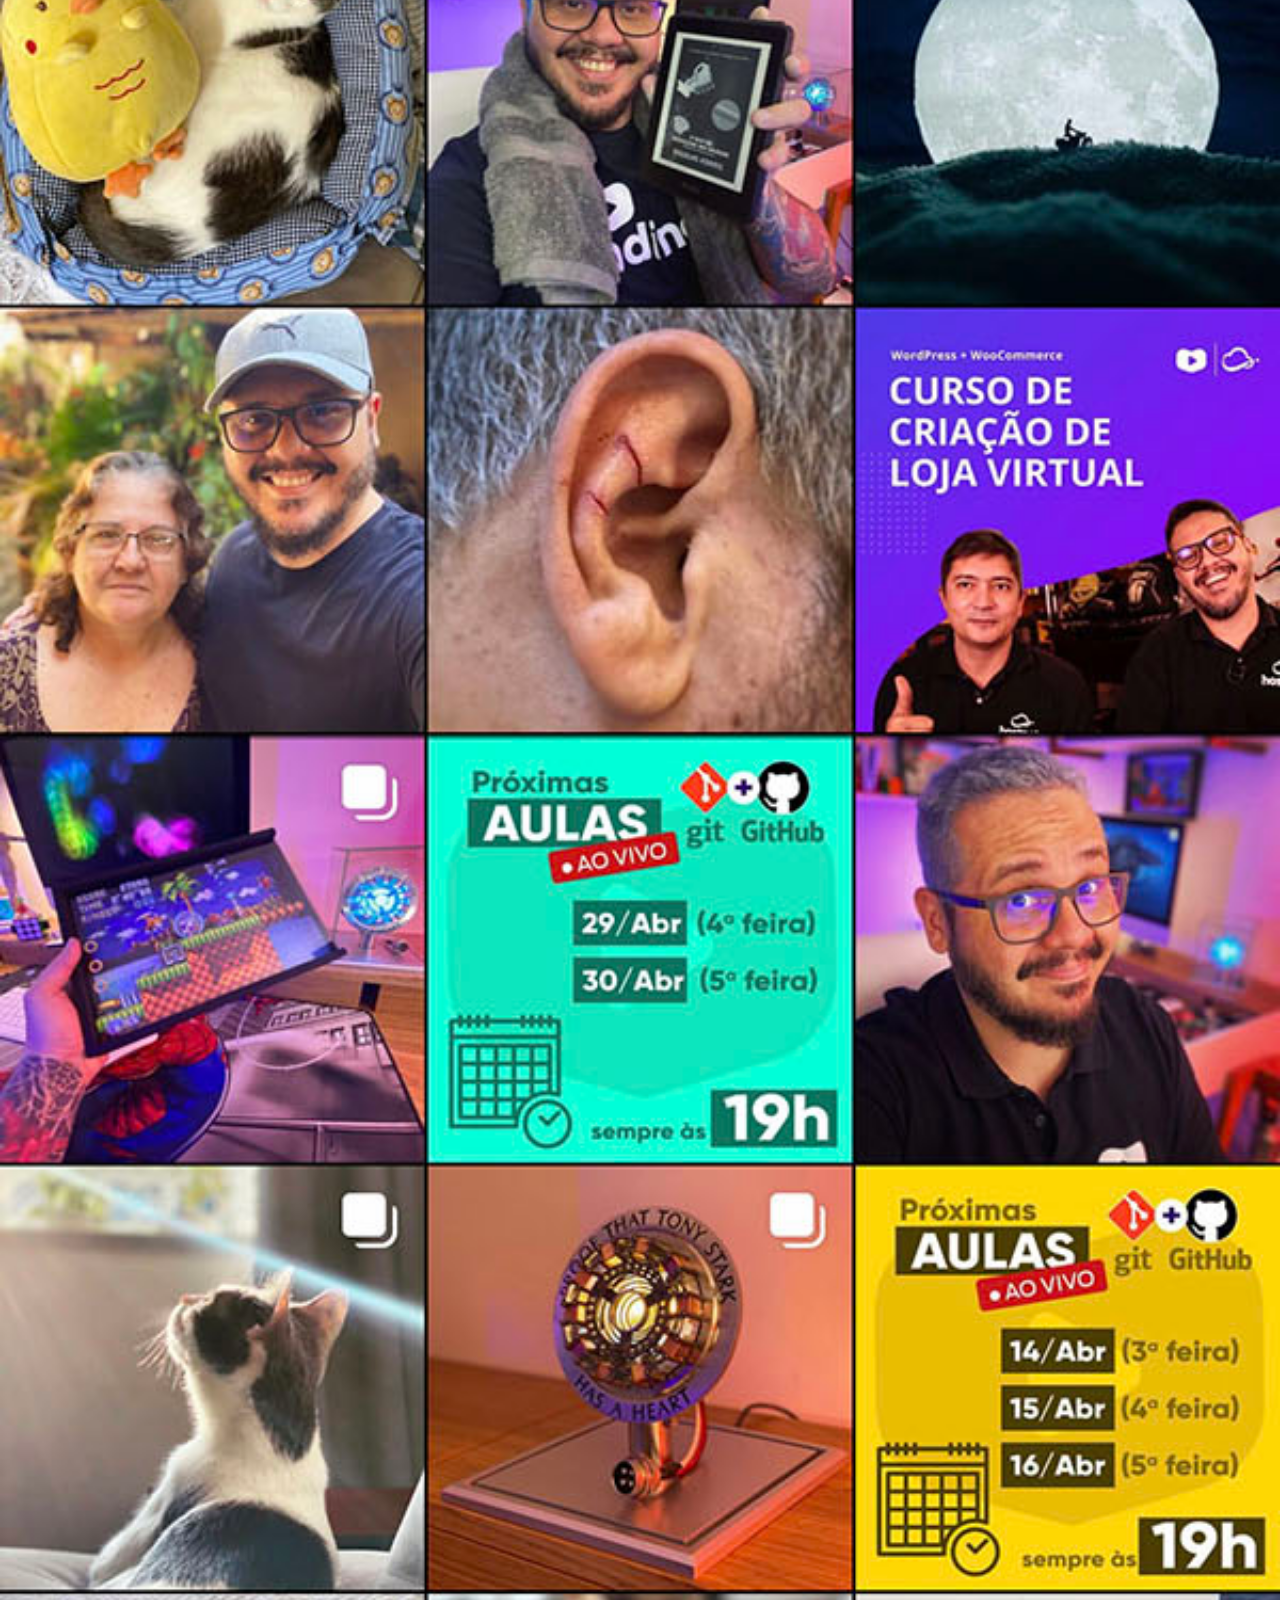
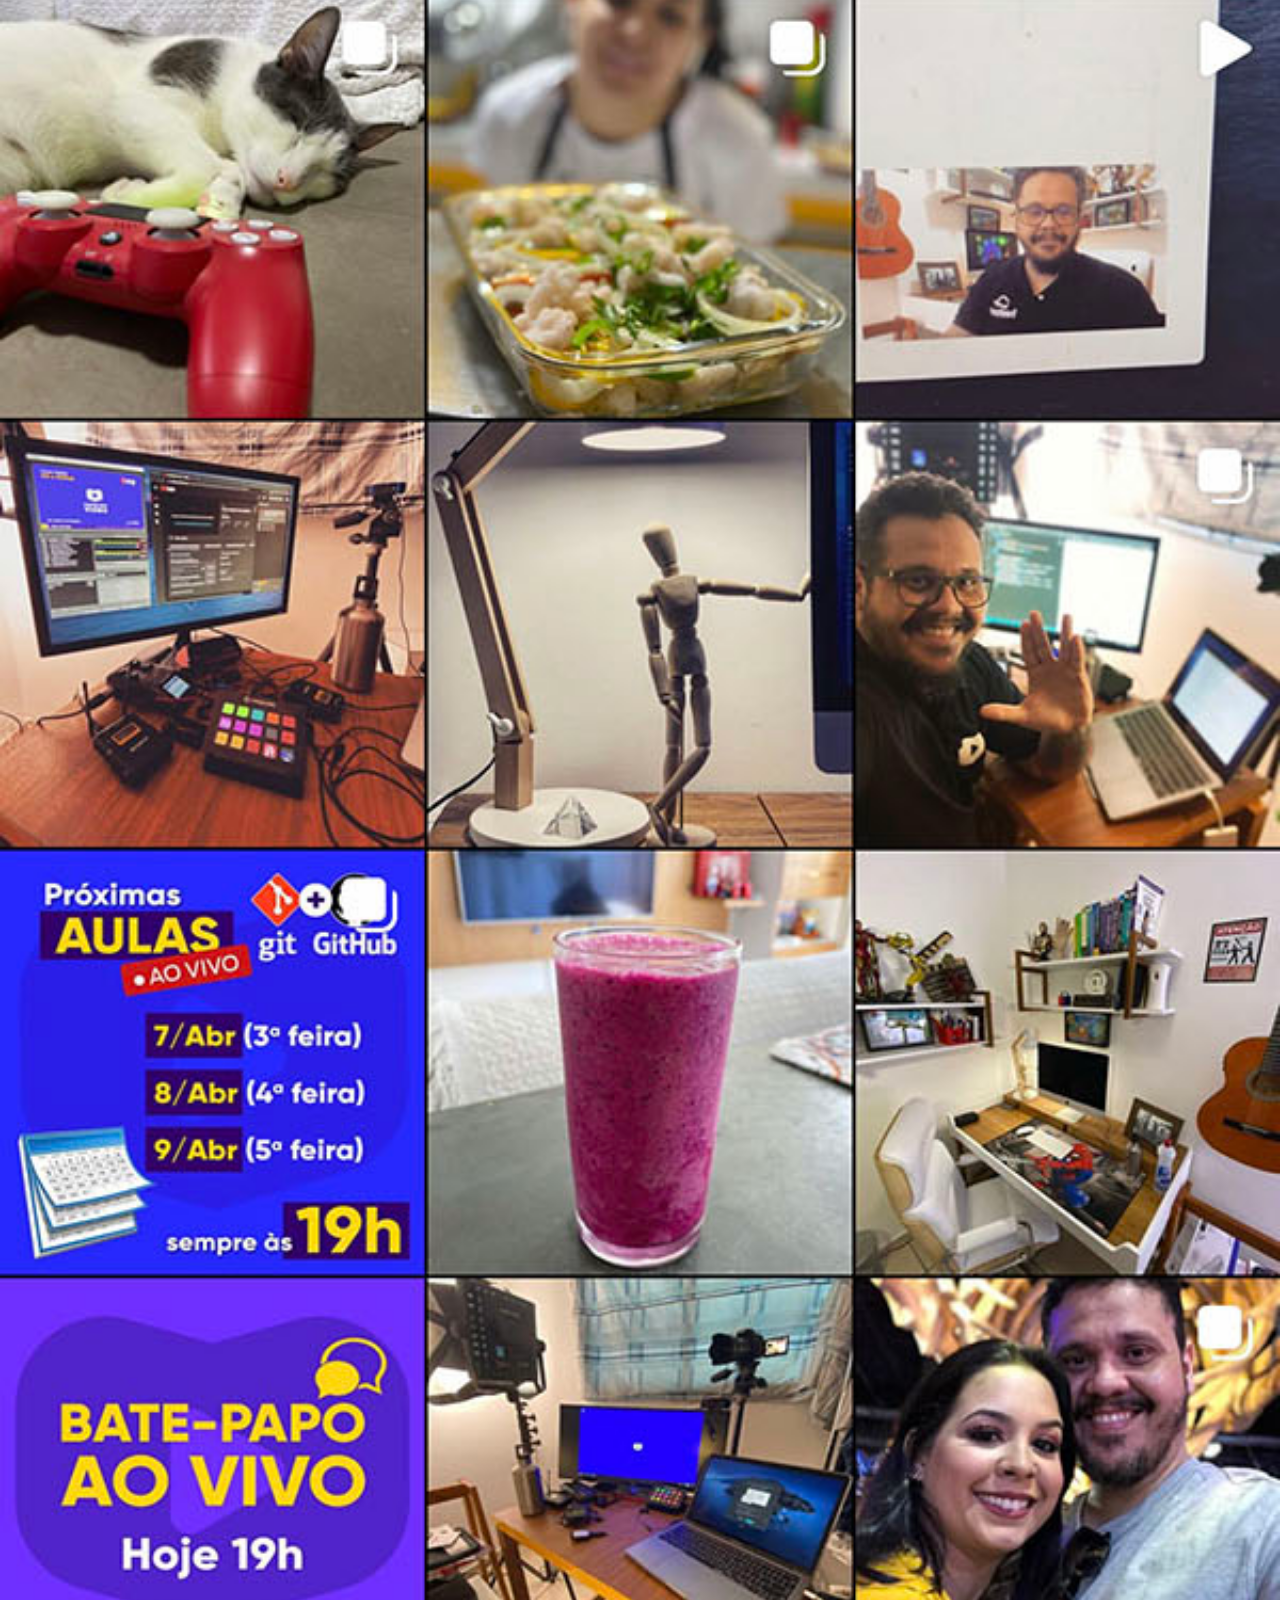
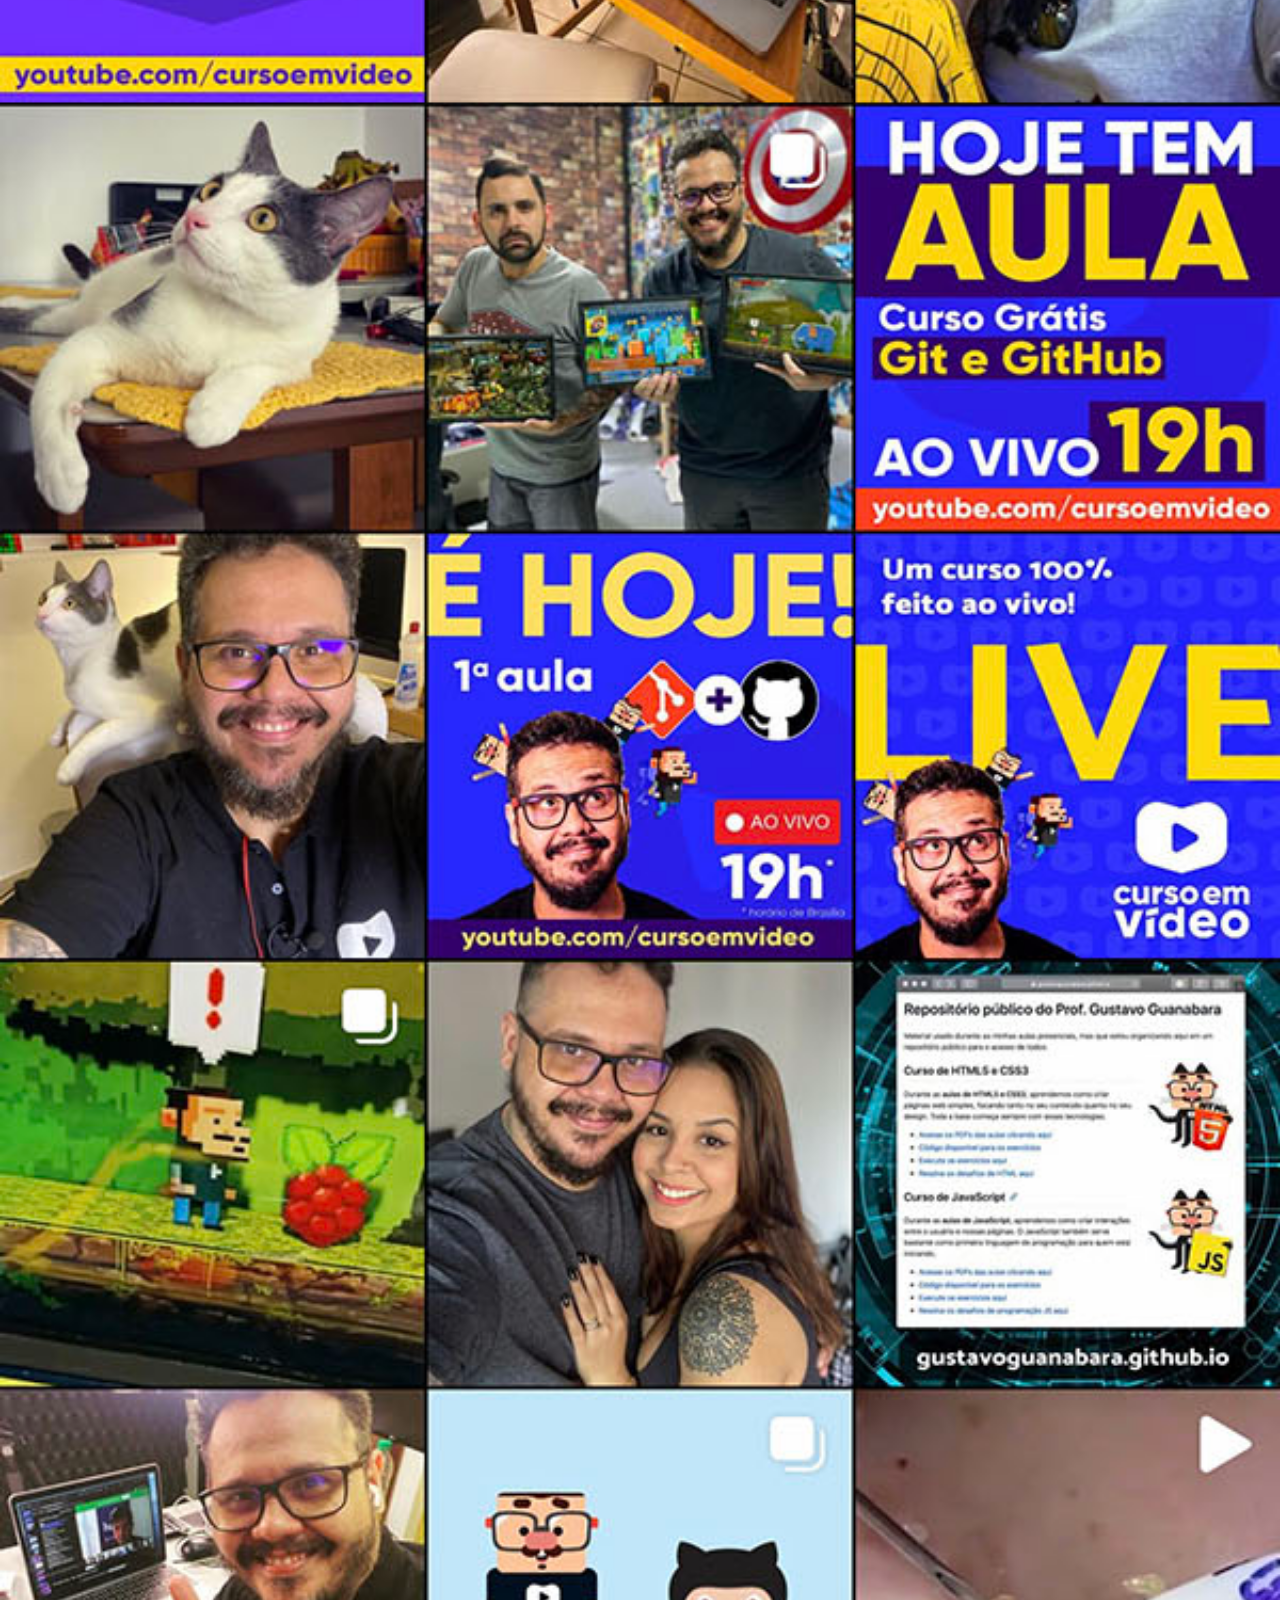
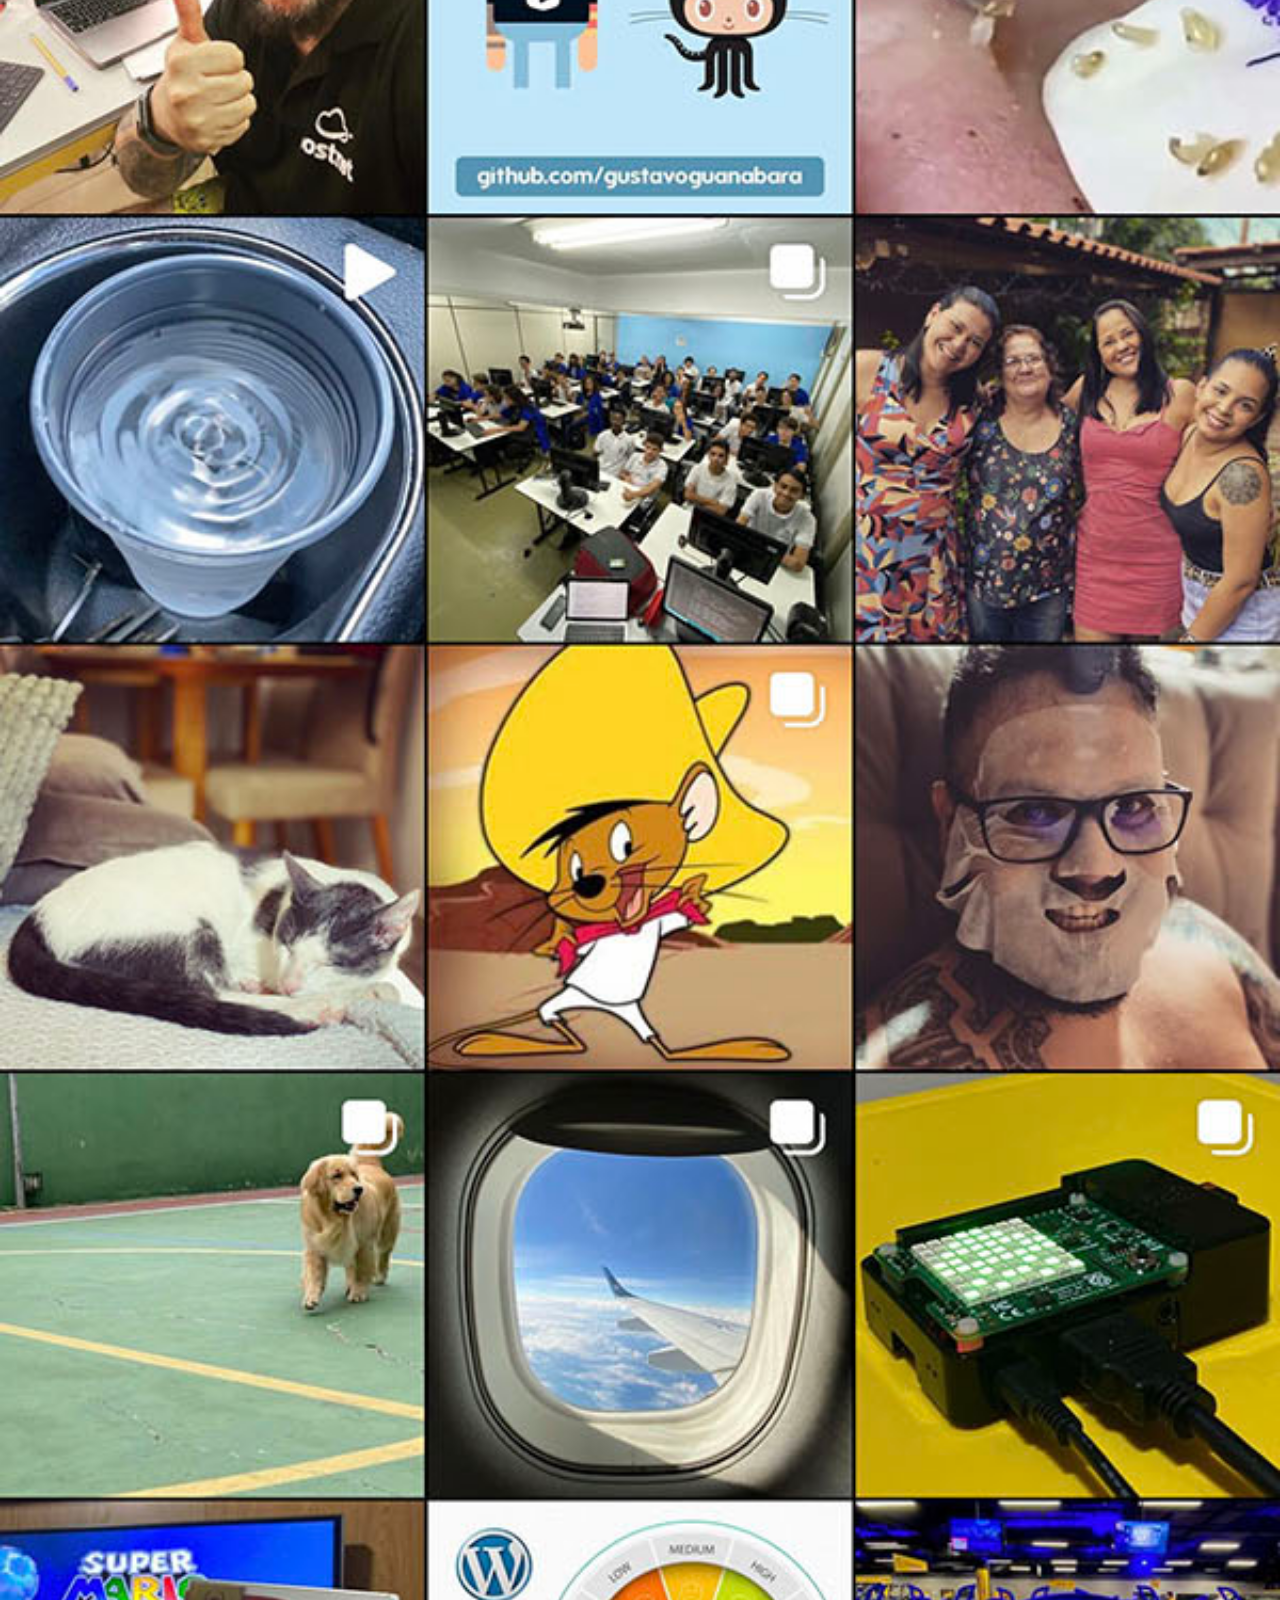
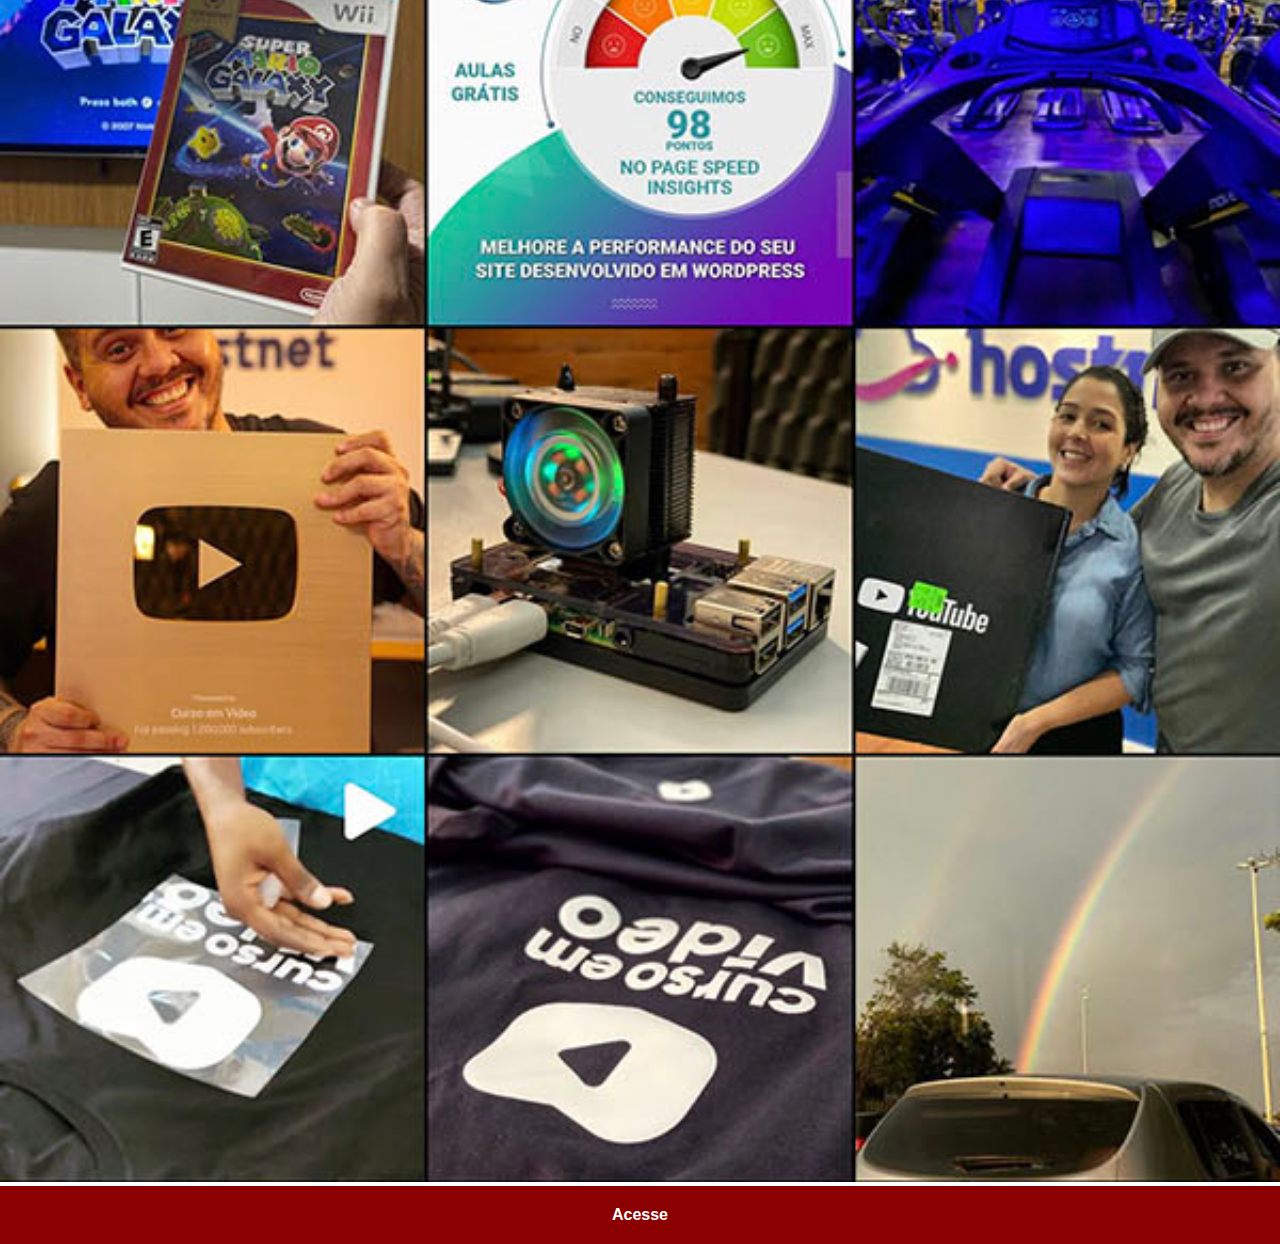
<file: instagram.html>
<!DOCTYPE html>
<html lang="en">
<head>
    <meta charset="UTF-8">
    <meta name="viewport" content="width=device-width, initial-scale=1.0">
    <link rel="stylesheet" href="estilos/social.css">
    <title>Instagram</title>
</head>
<body>
    <img src="imagens/tela-instagram.jpg" alt="Youtube">
    <a href="https://www.instagram.com/gustavoguanabara" target="_blank">Acesse</a>
</body>
</html>
</file>
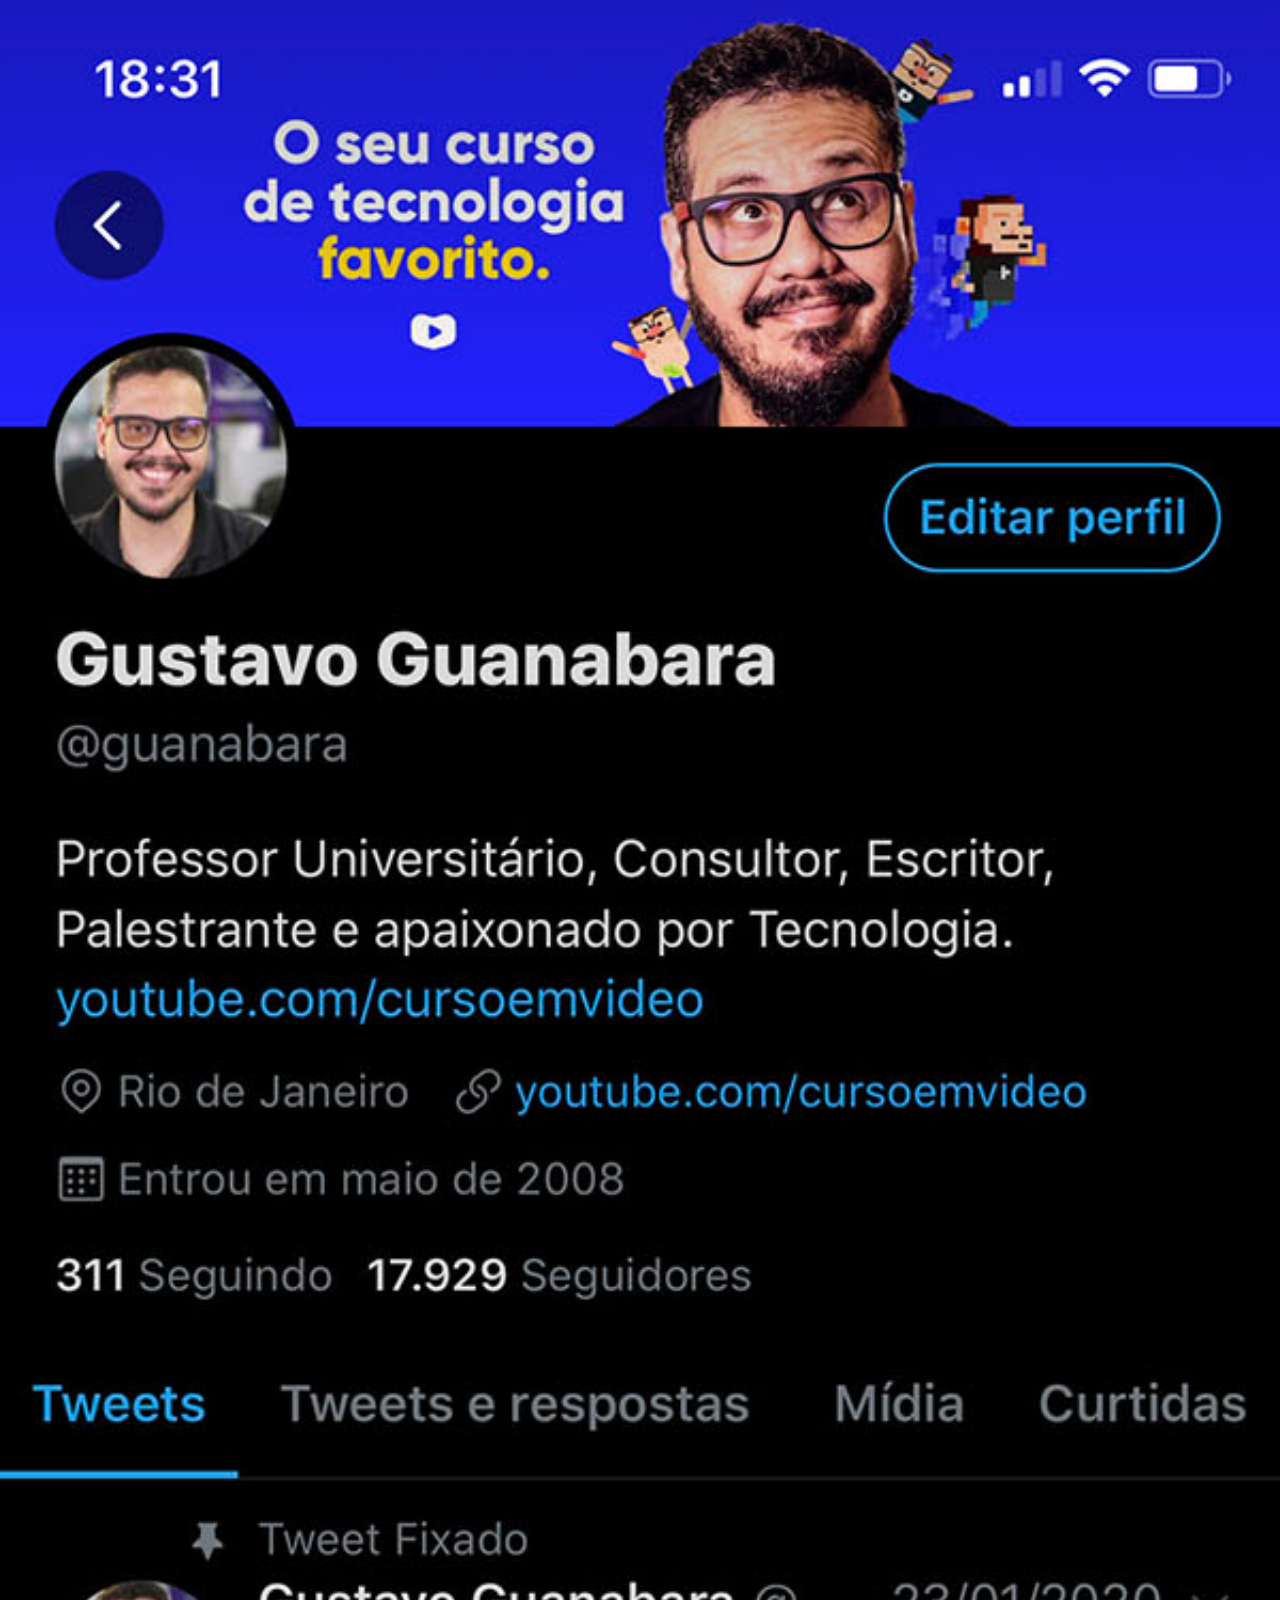
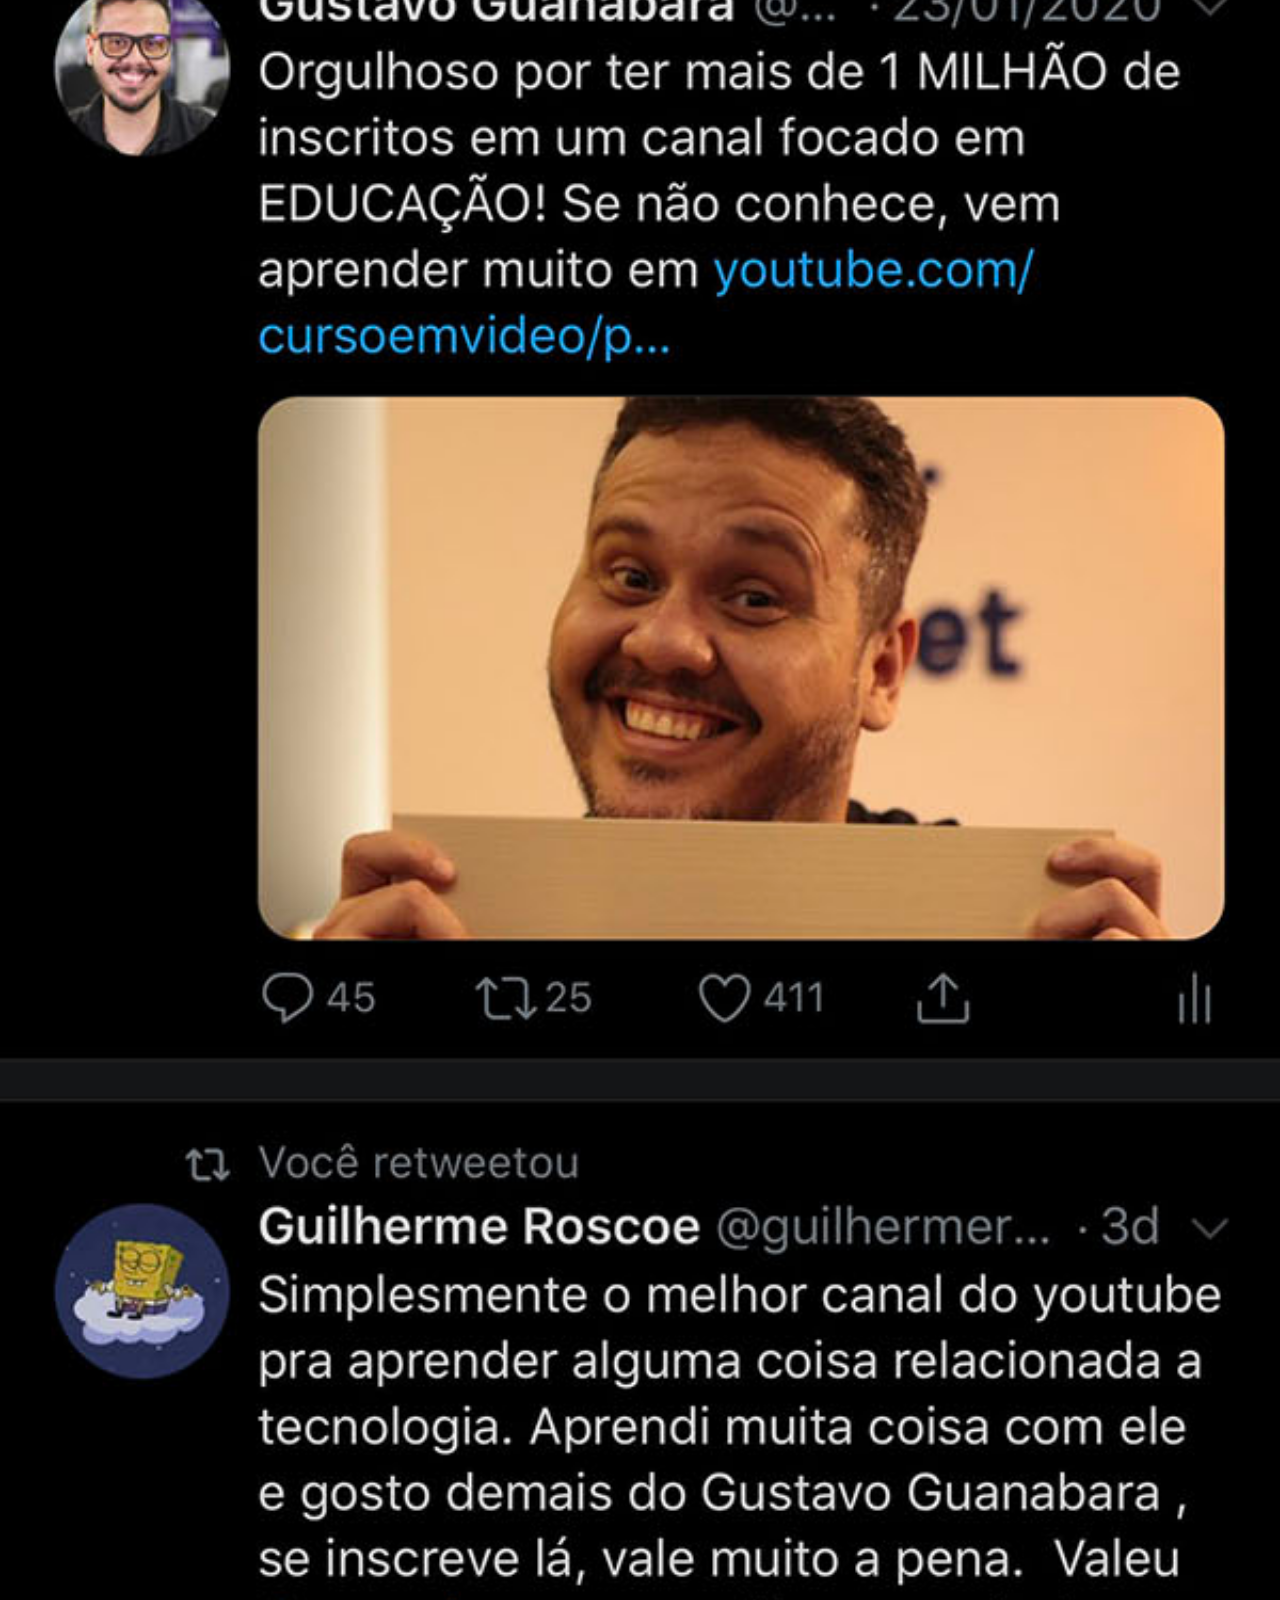
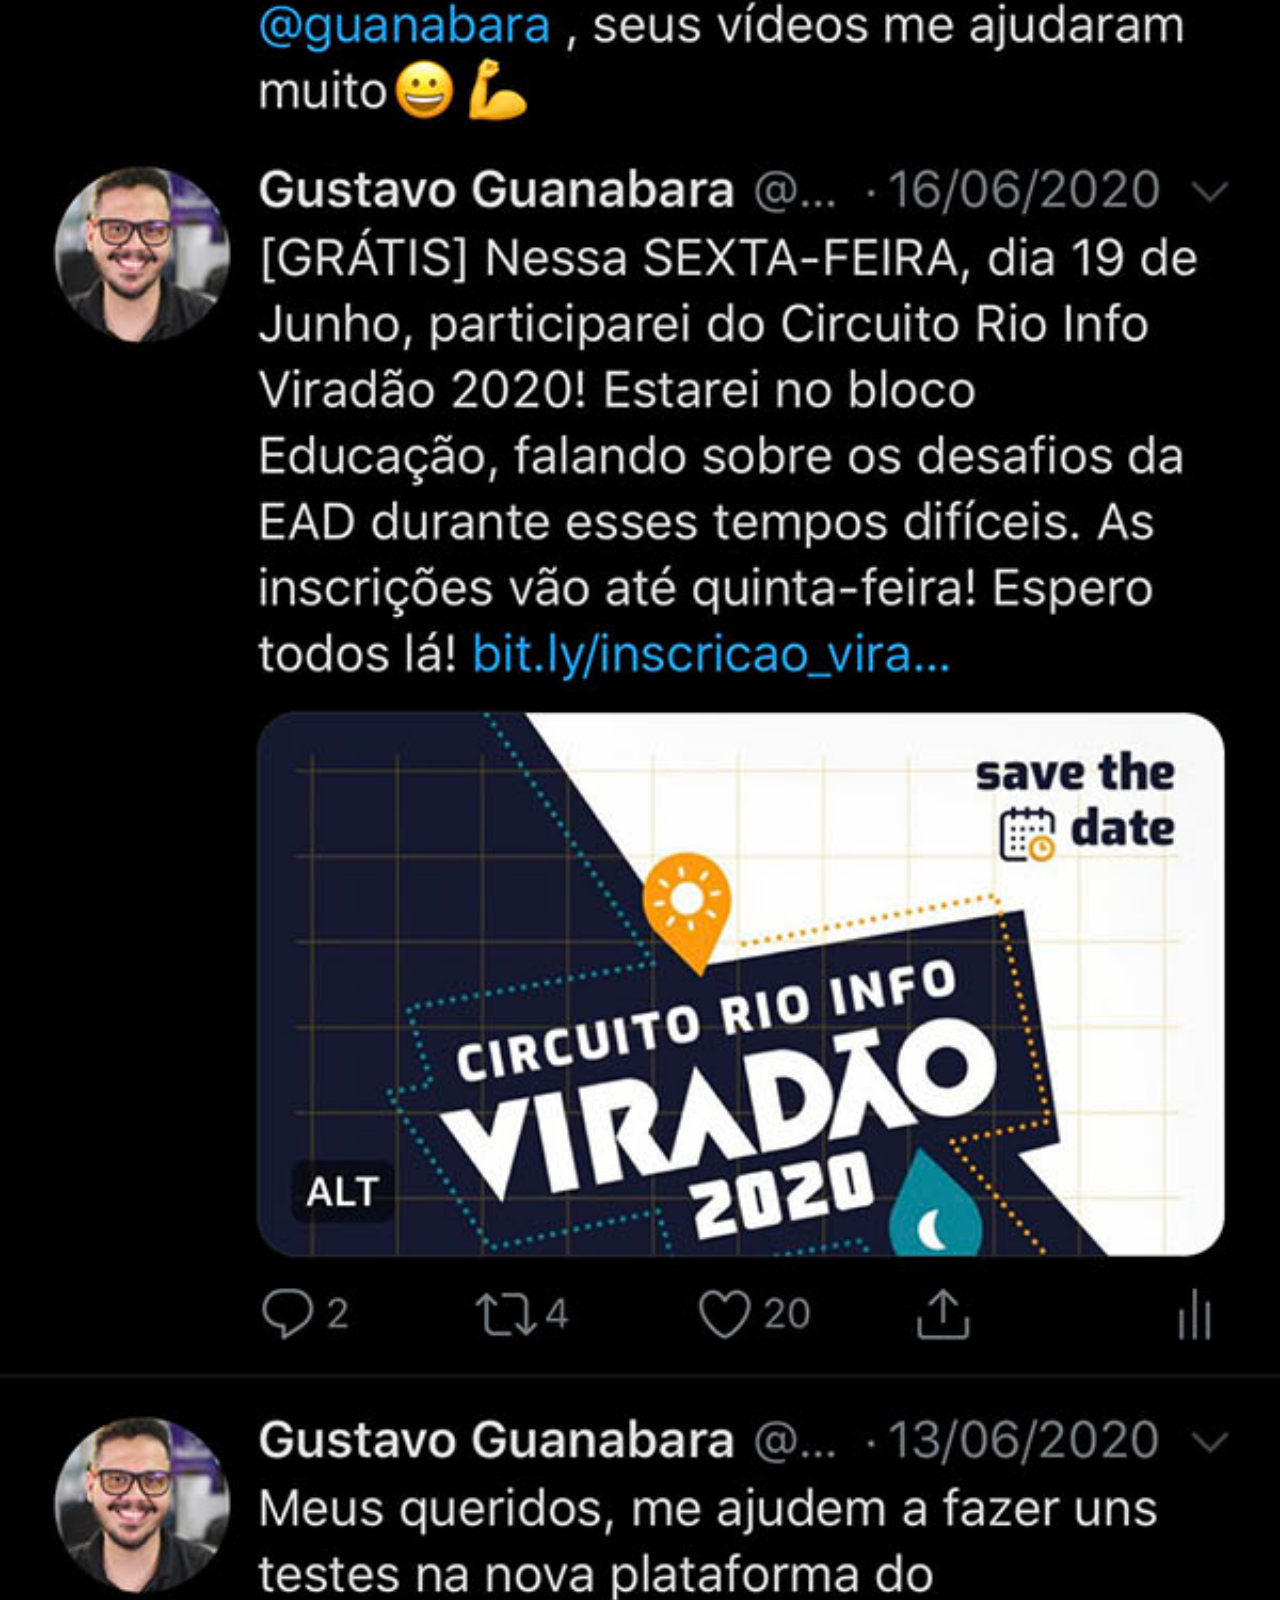
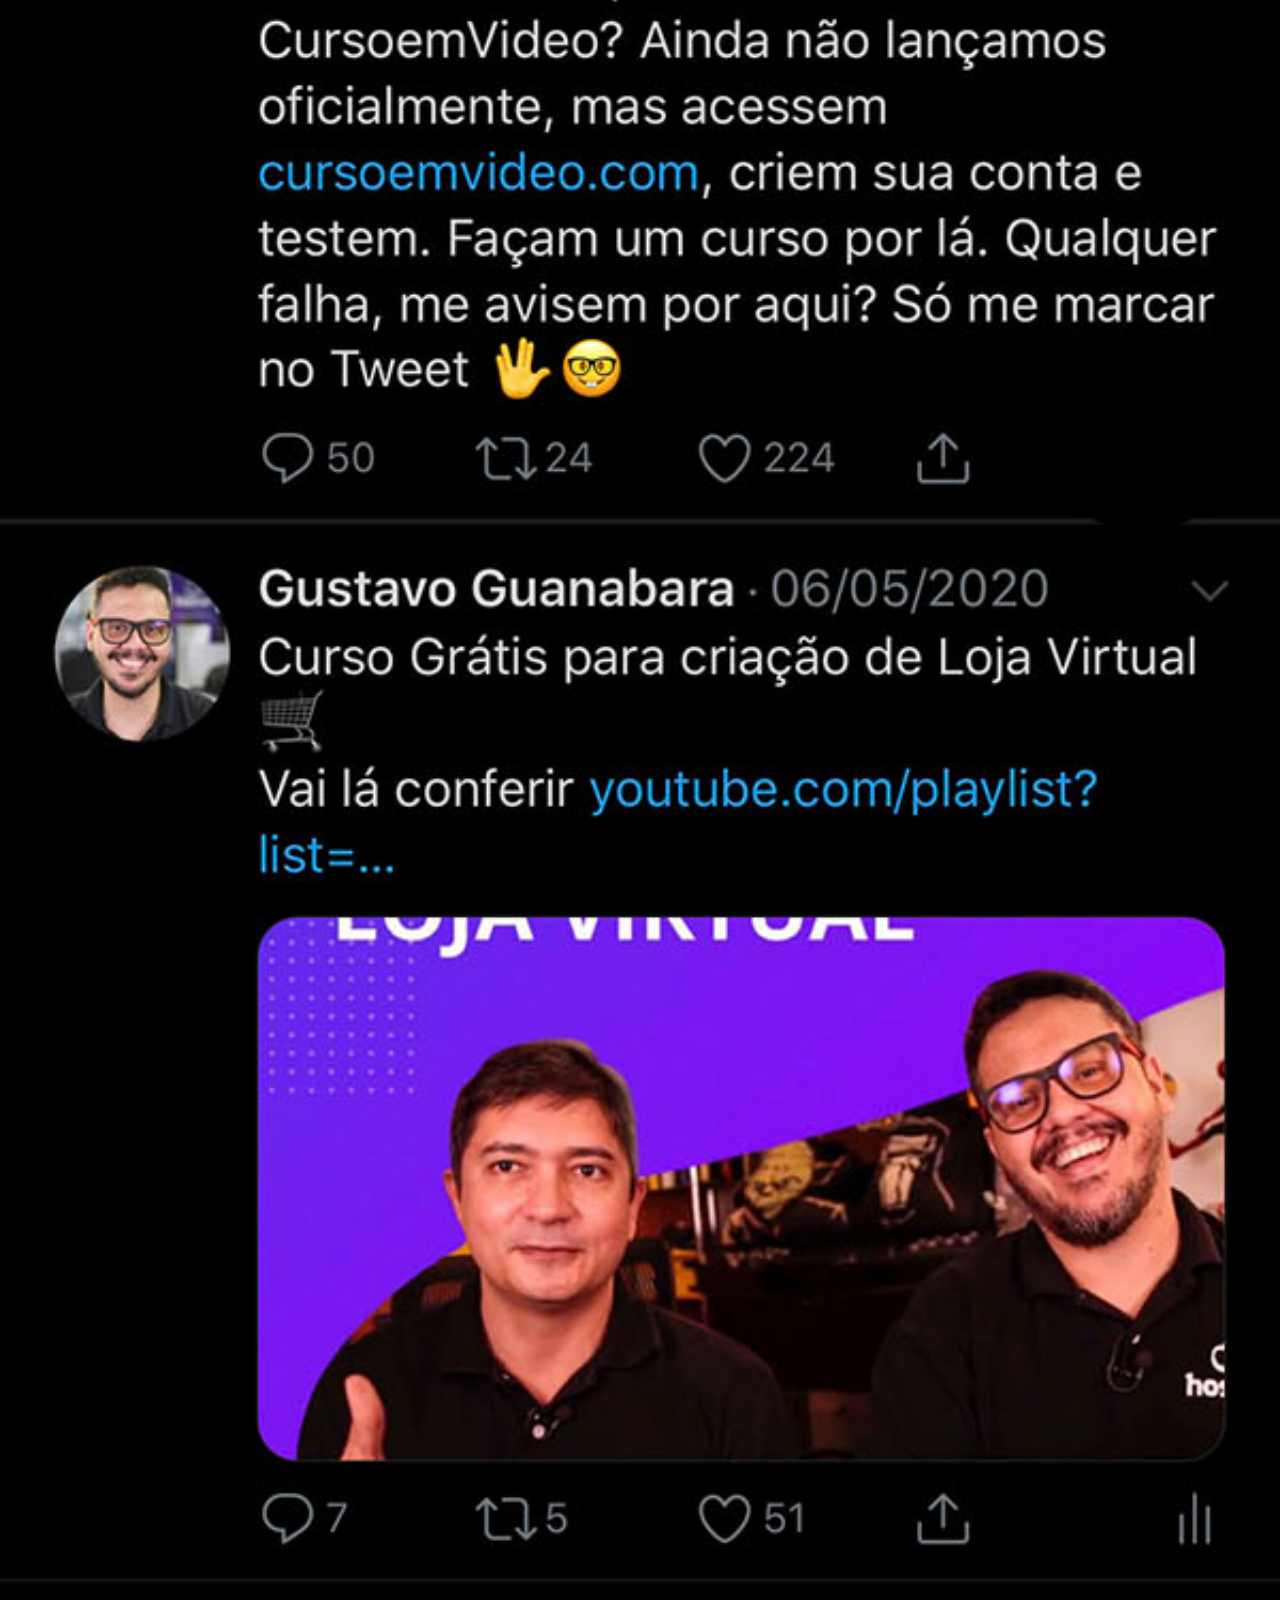
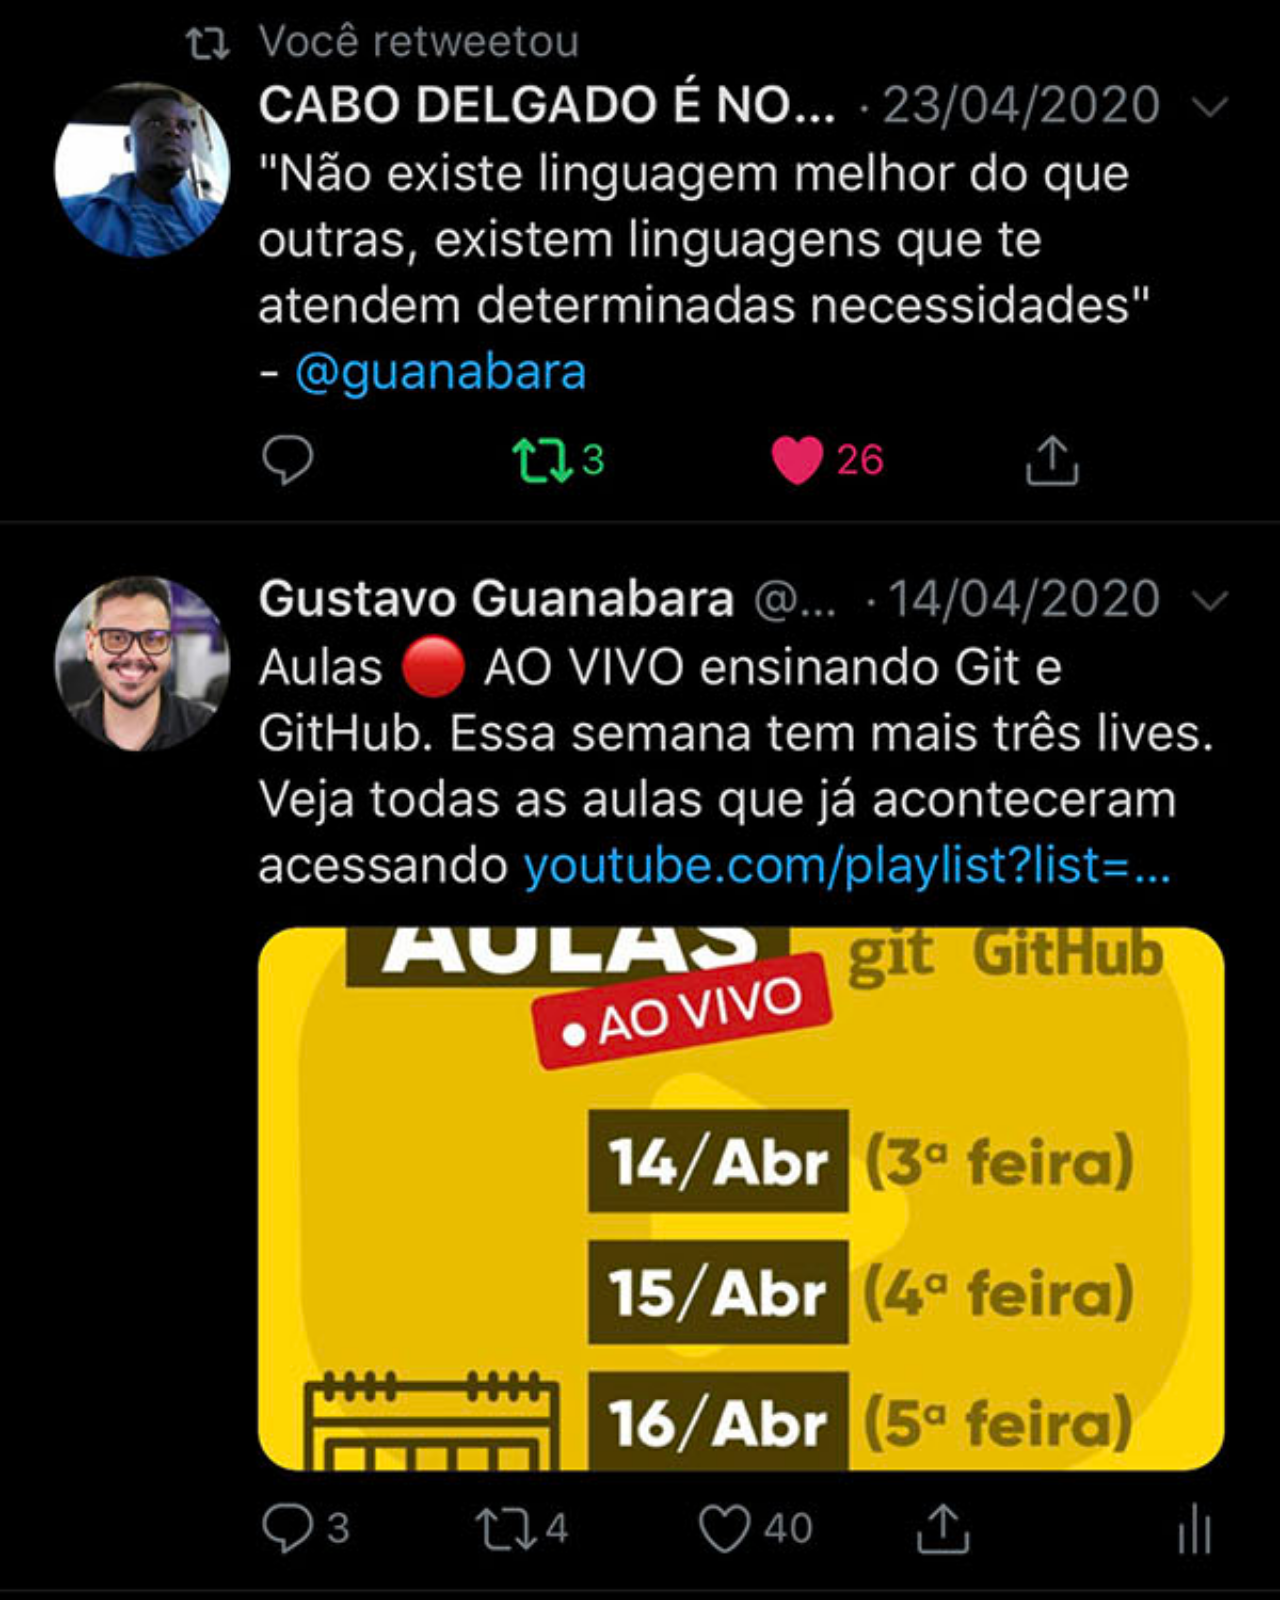
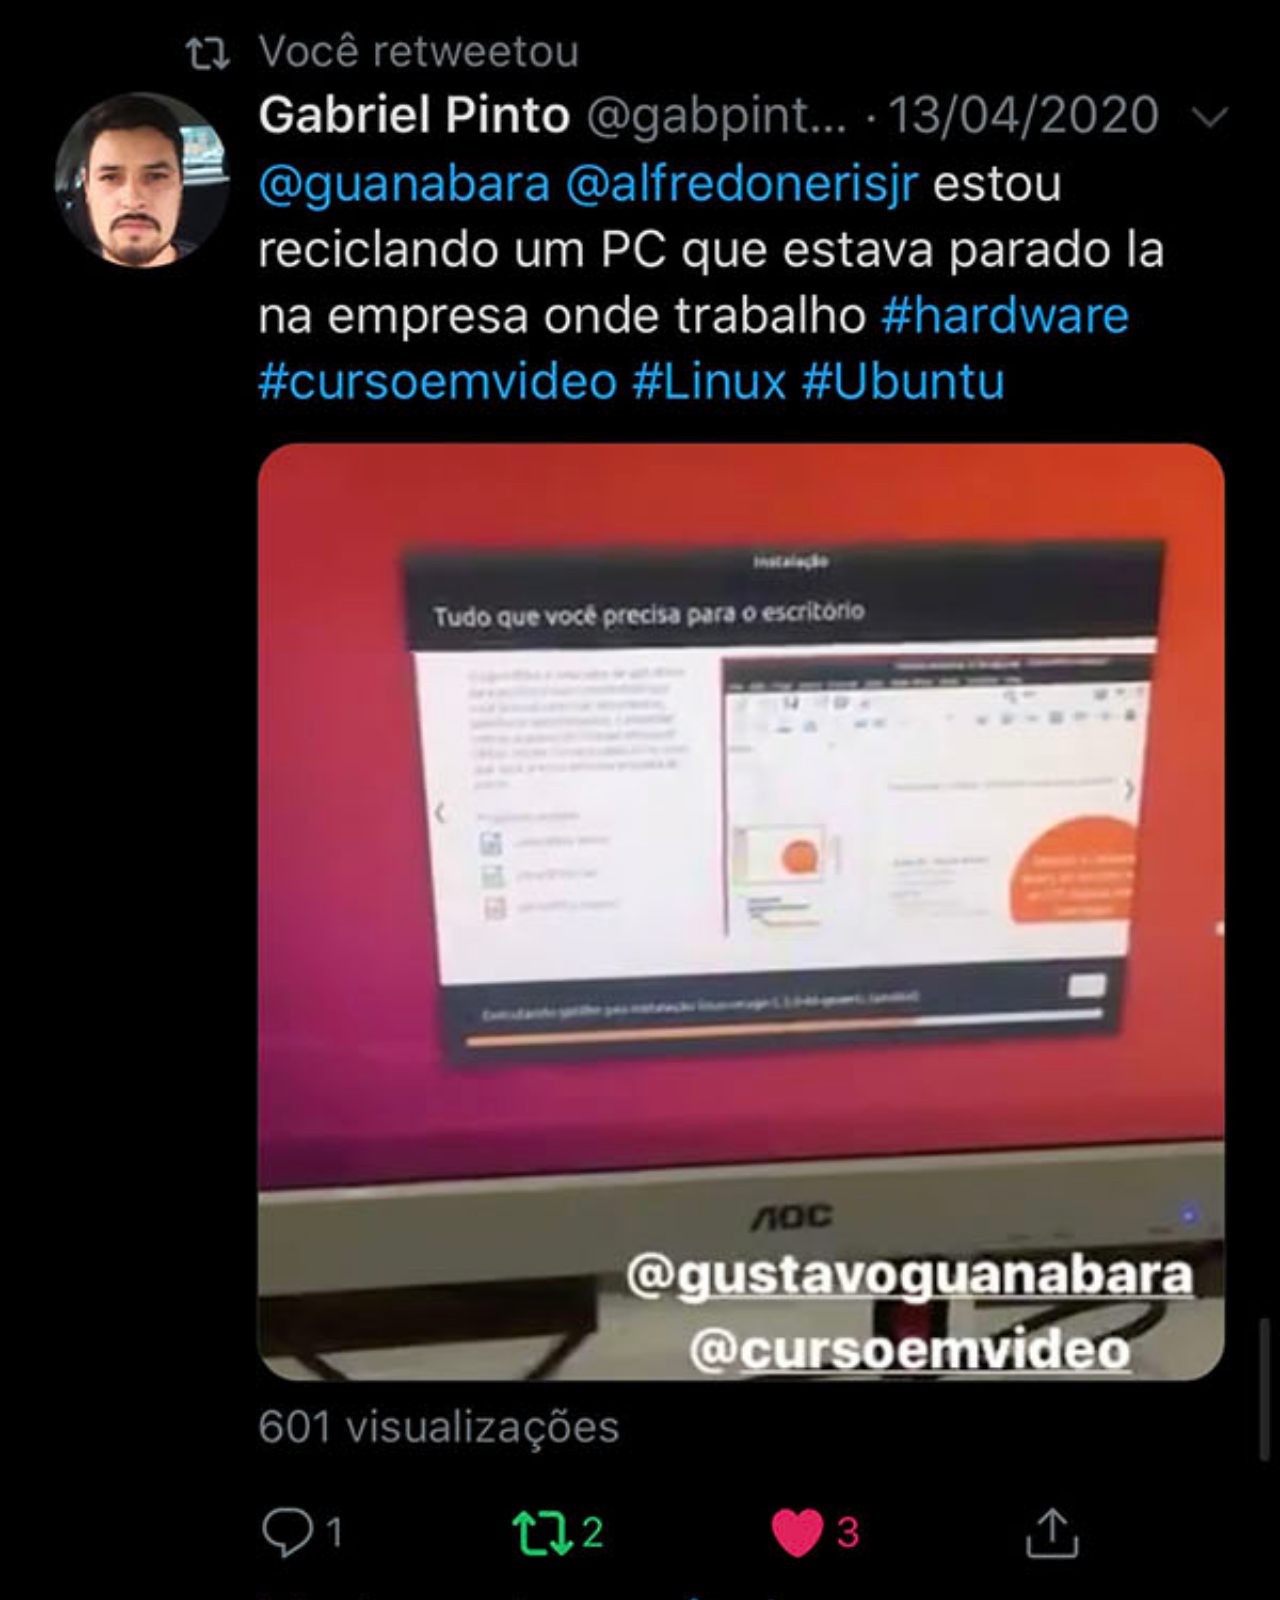
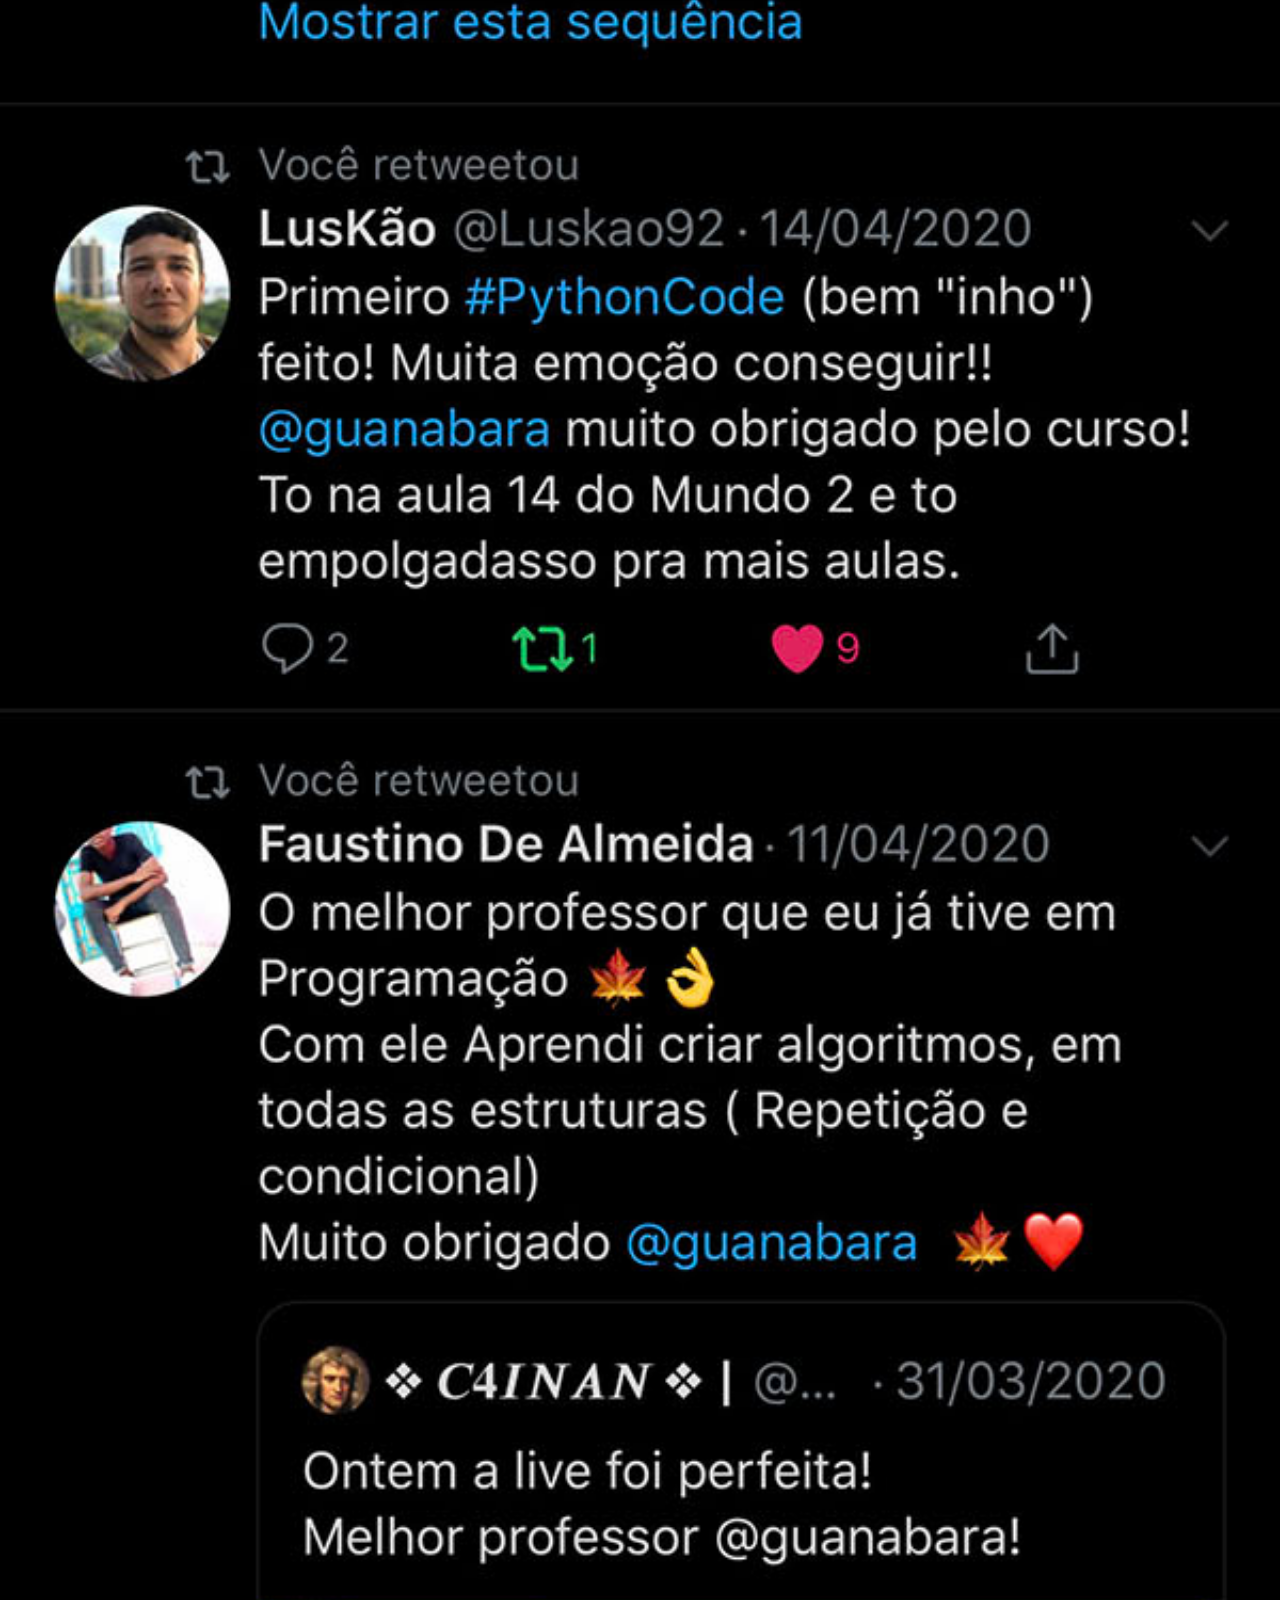
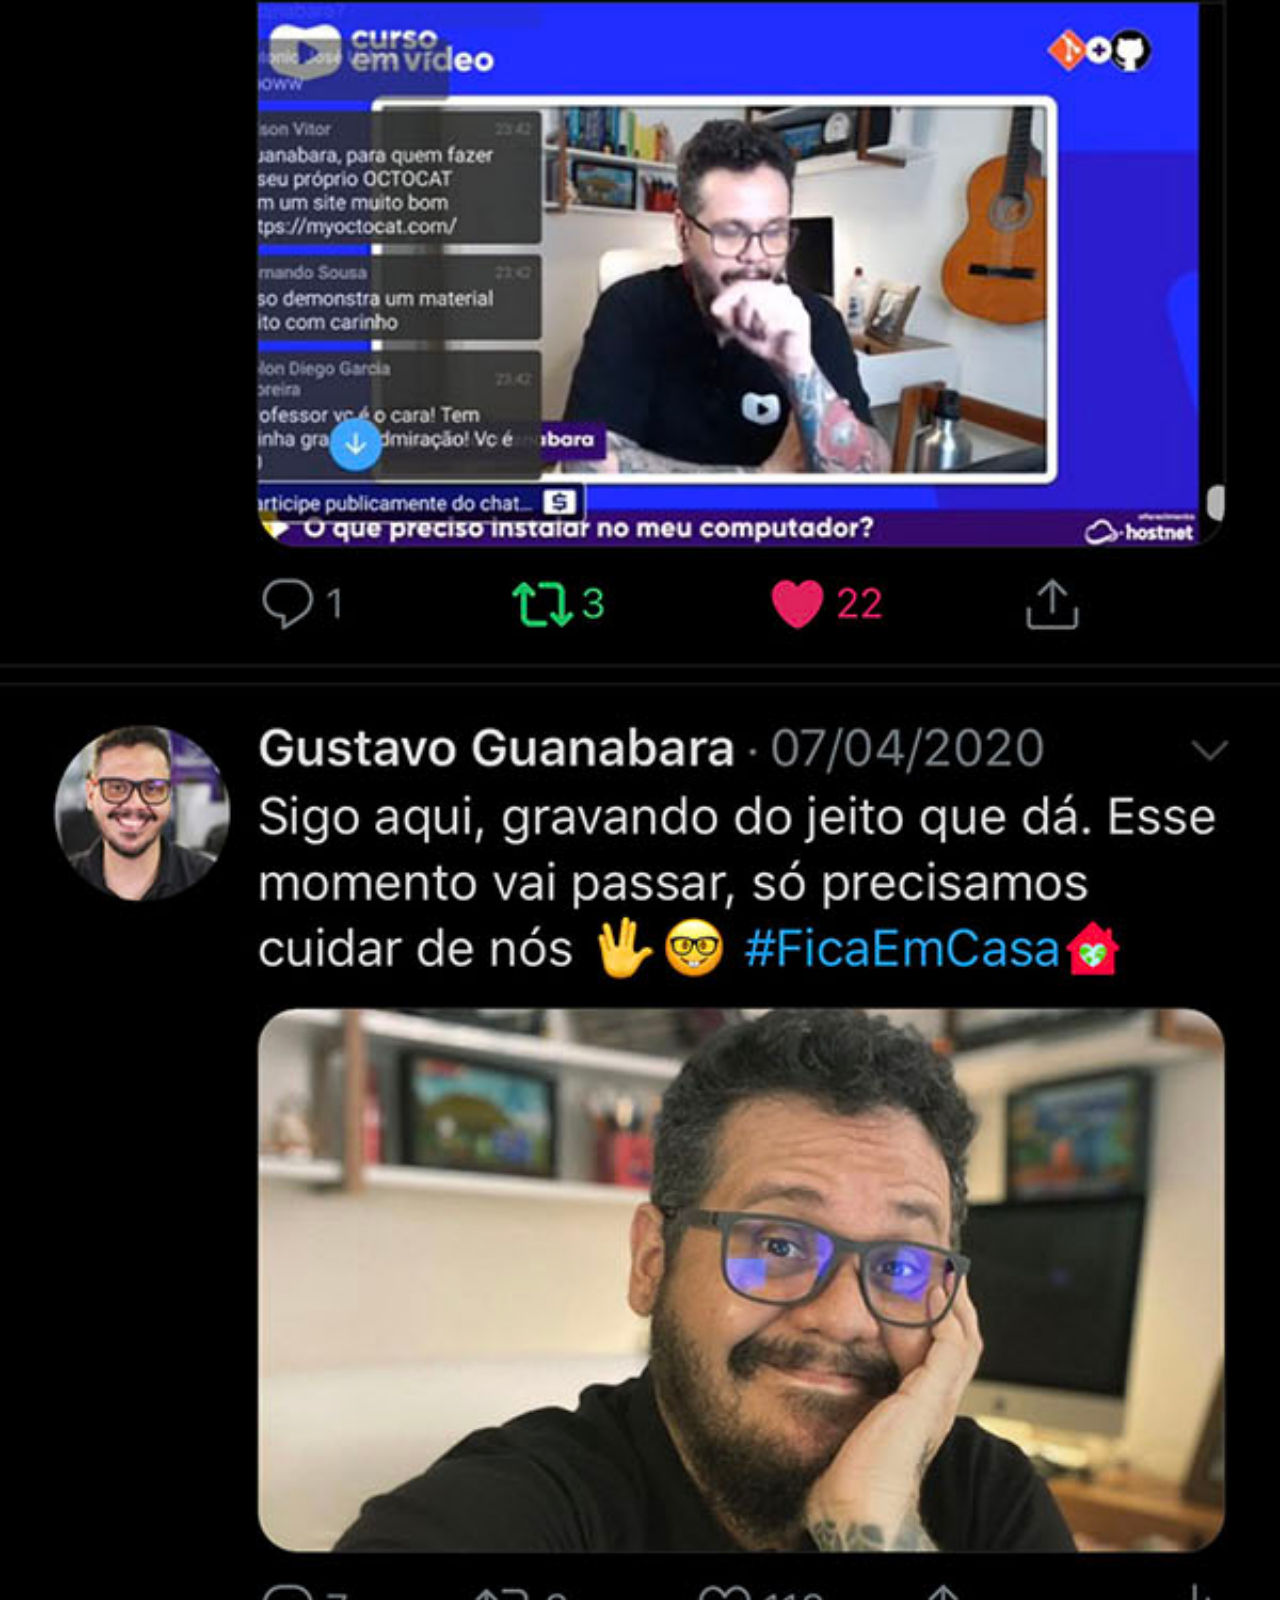
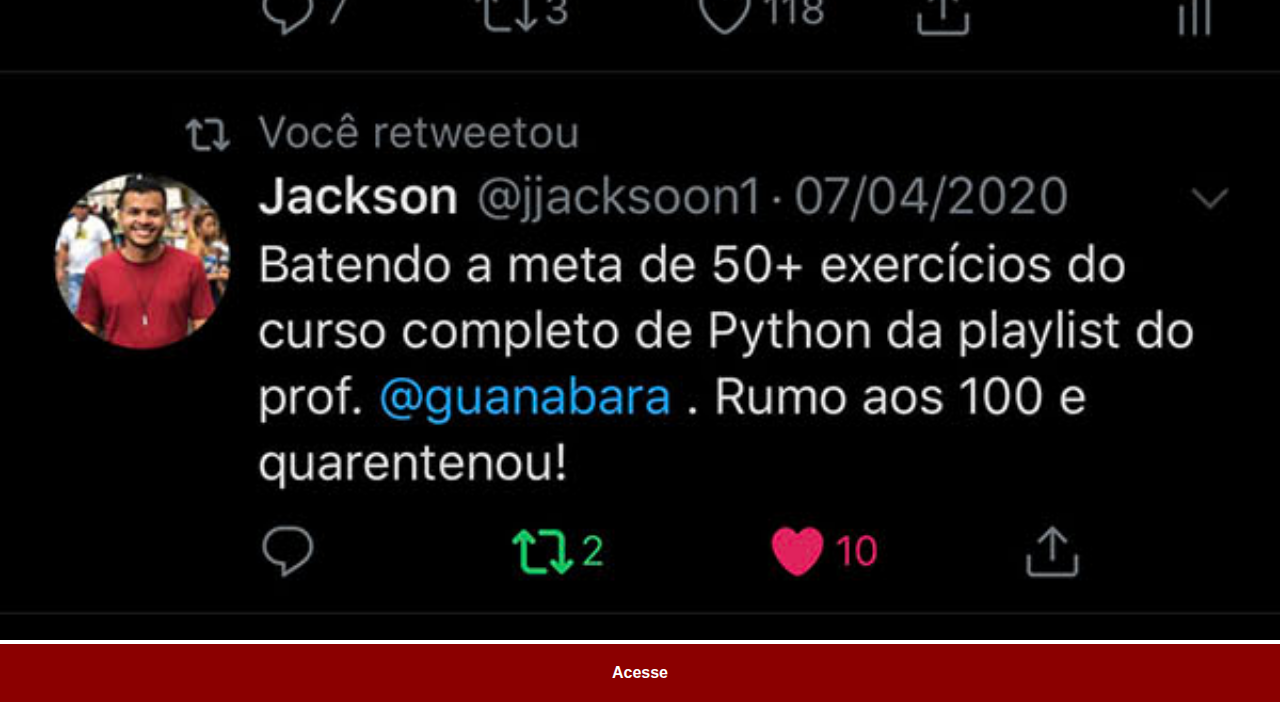
<file: twitter.html>
<!DOCTYPE html>
<html lang="en">
<head>
    <meta charset="UTF-8">
    <meta name="viewport" content="width=device-width, initial-scale=1.0">
    <link rel="stylesheet" href="estilos/social.css">
    <title>YouTube</title>
</head>
<body>
    <img src="imagens/tela-twitter.jpg" alt="Youtube">
    <a href="https://twitter.com/guanabara?lang=en" target="_blank">Acesse</a>
</body>
</html>
</file>
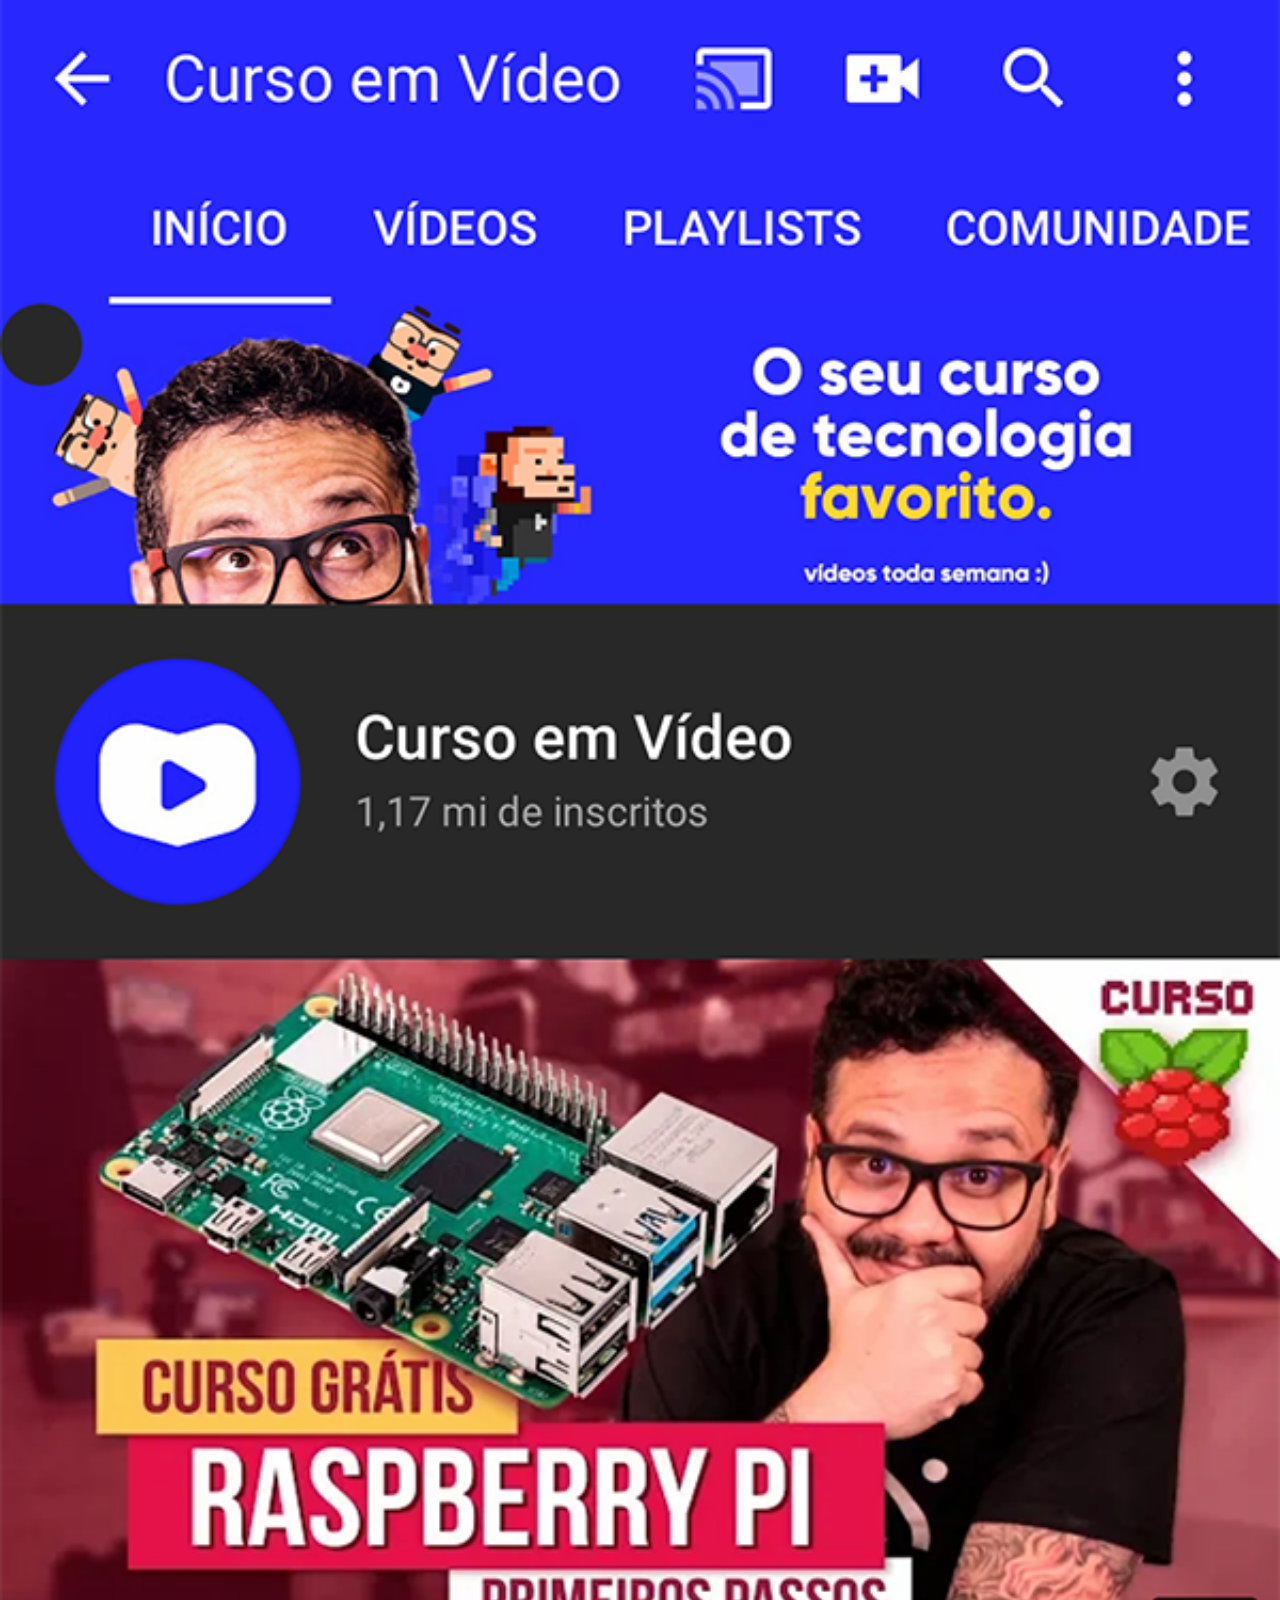
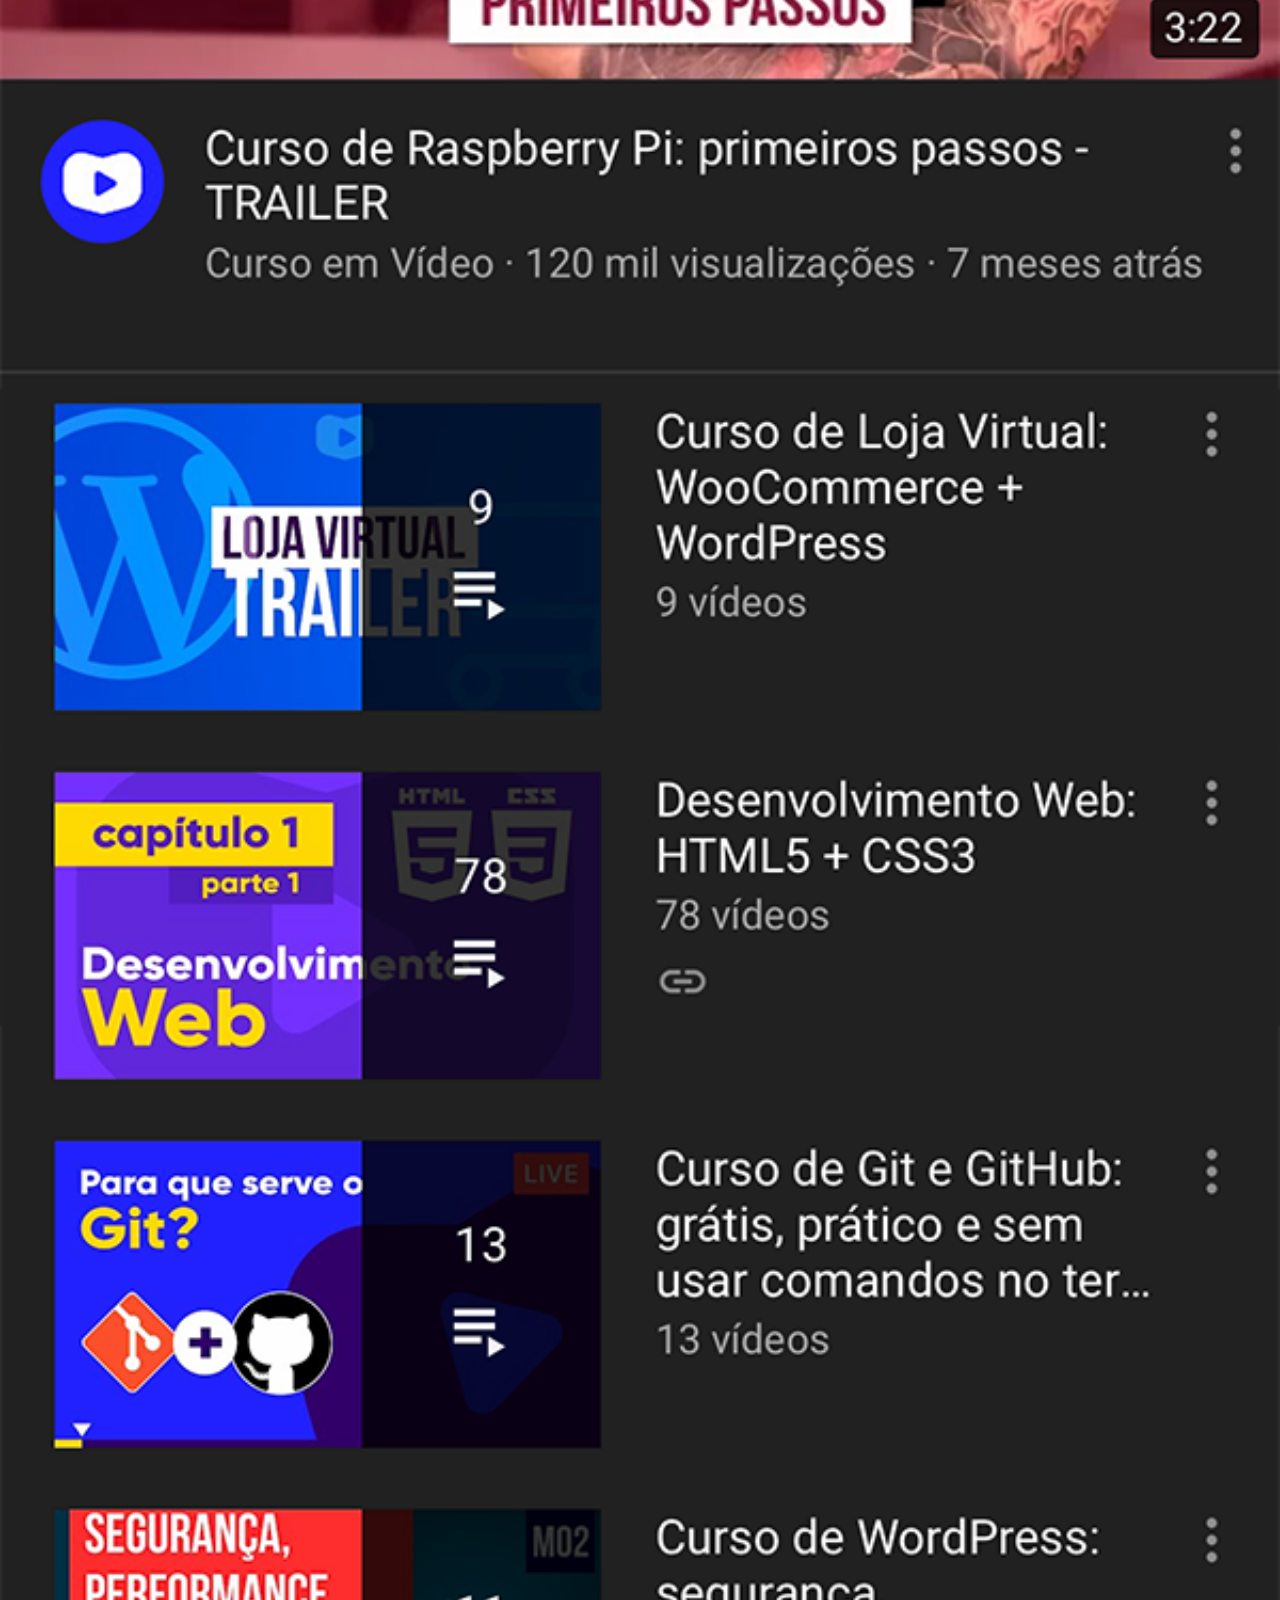
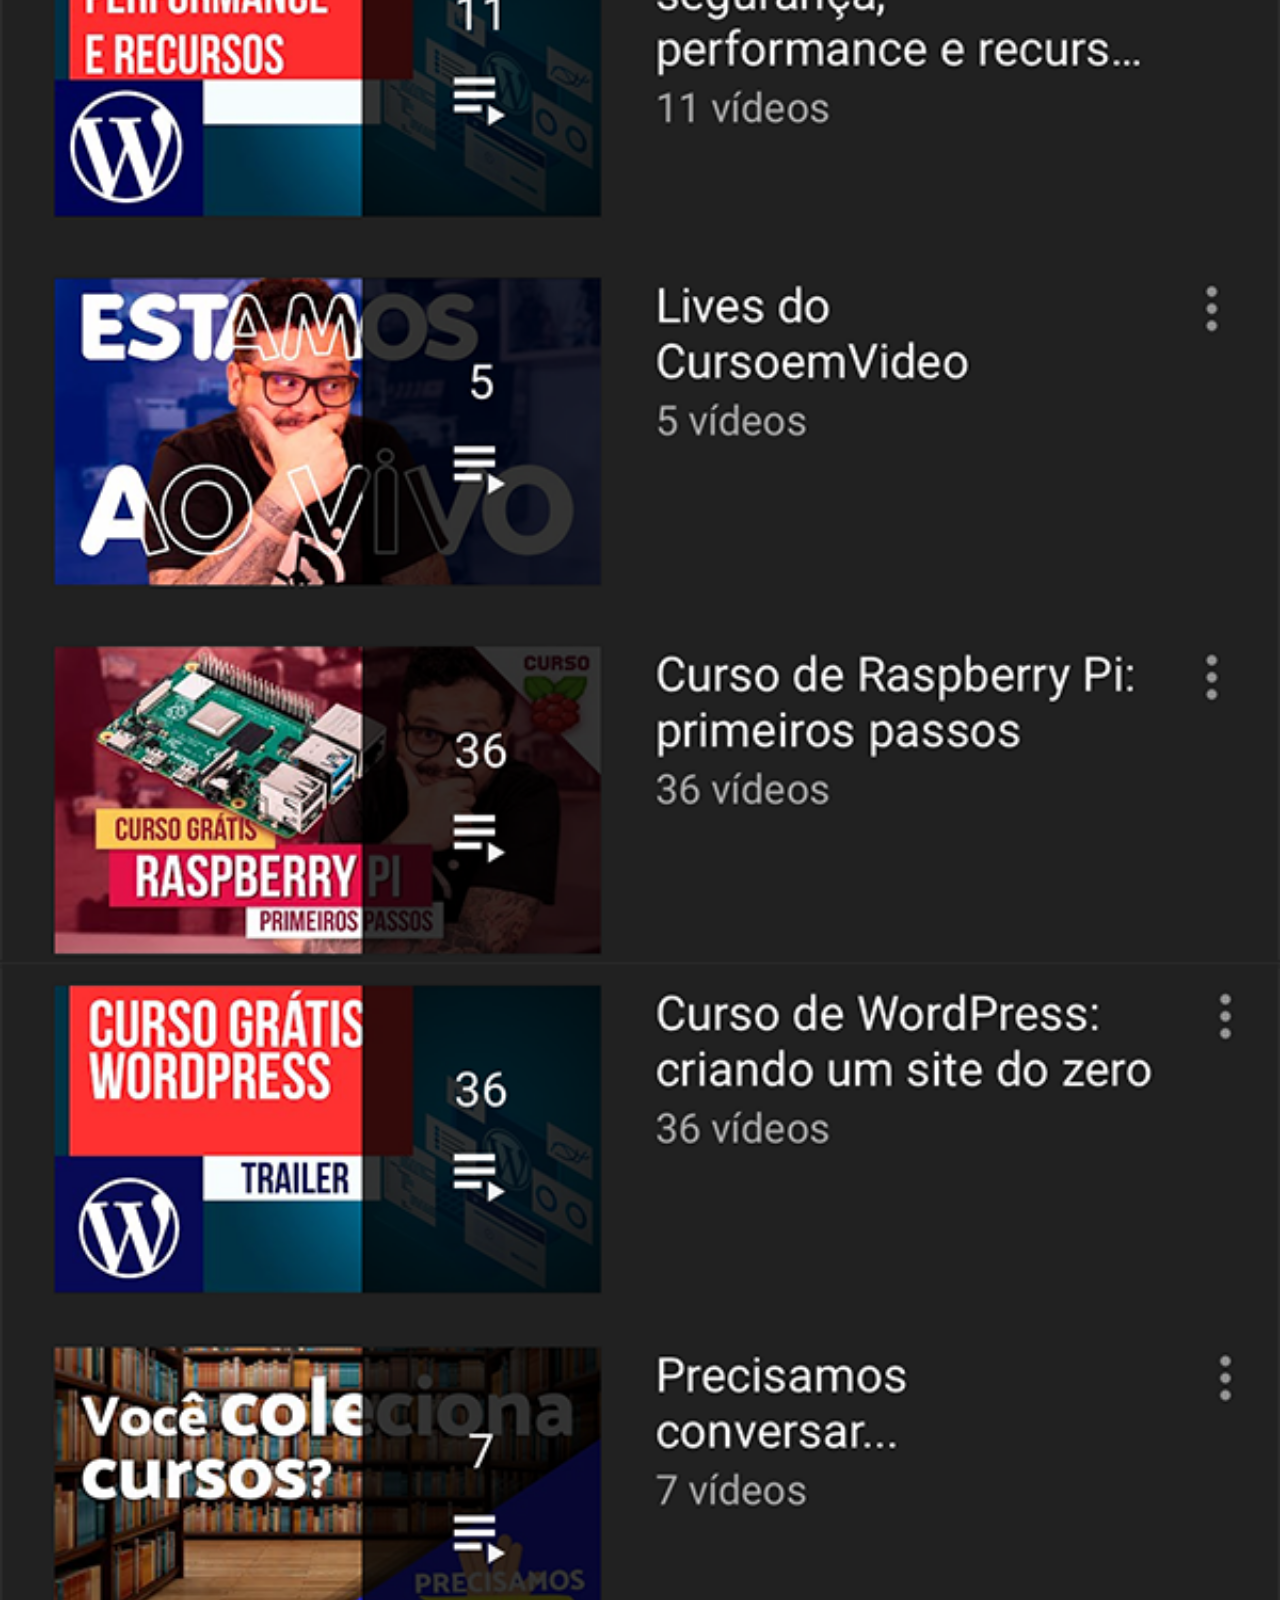
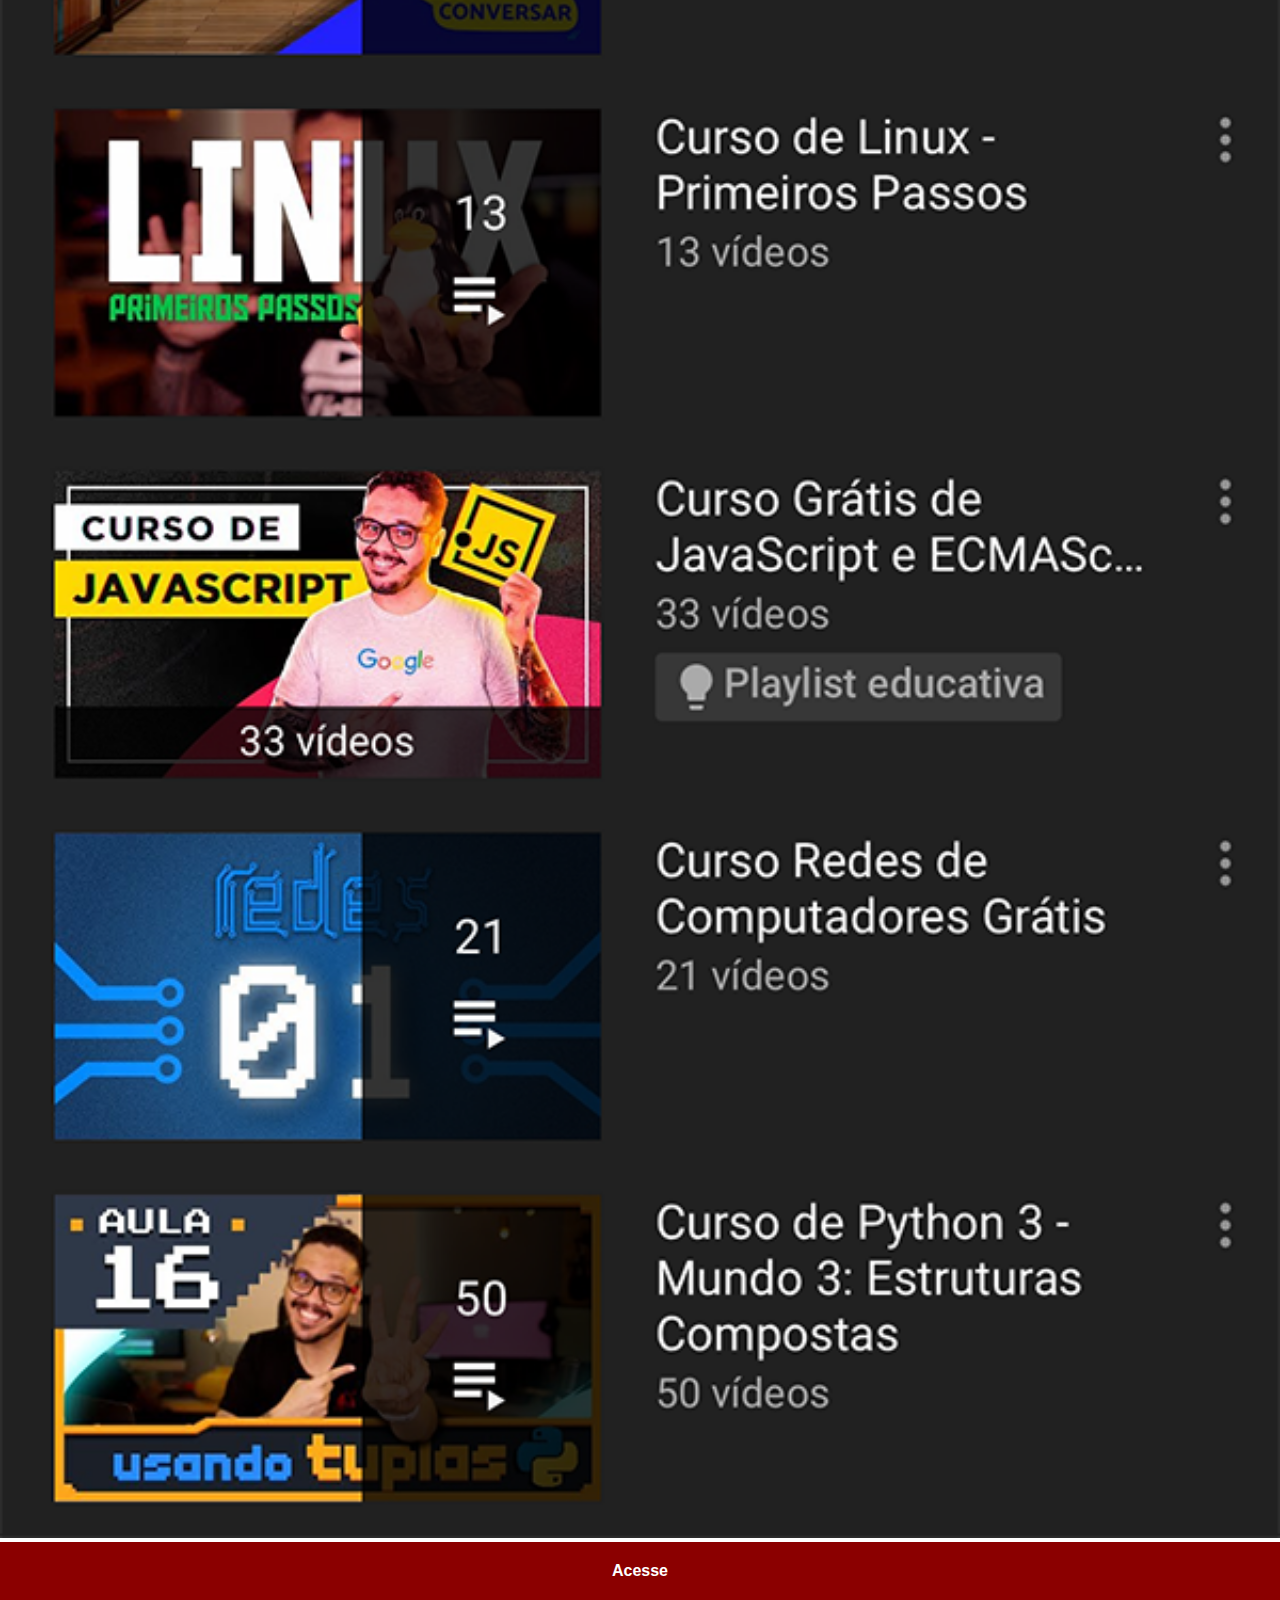
<file: youtube.html>
<!DOCTYPE html>
<html lang="en">
<head>
    <meta charset="UTF-8">
    <meta name="viewport" content="width=device-width, initial-scale=1.0">
    <link rel="stylesheet" href="estilos/social.css">
    <title>YouTube</title>
</head>
<body>
    <img src="imagens/tela-youtube.png" alt="Youtube">
    <a href="https://www.youtube.com/cursoemvideo" target="_blank">Acesse</a>
</body>
</html>
</file>
<file: estilos/style.css>
@charset "UTF-8";

* {
    margin: 0;
    padding: 0;
    font-family: Arial, Helvetica, sans-serif;
}

html, body {
    height: 100vh;
    width: 100vw;
    background-color: black;
}

body {
    background: url(../imagens/fundo-madeira.jpg) no-repeat top center;
    background-size: cover;
    background-attachment: fixed;
}

main {
    position: relative;
    height: 100vh;
    
}

section#telefone {
    position: absolute;
    top: 50%;
    left: 50%;
    transform: translate(-50%, -50%);
    height: 627px;
    width: 311px;
    background: url(../imagens/frame-iphone.png) no-repeat;
}

iframe#tela {
    position: relative;
    top: 80px;
    left: 22px;
    width: 267px;
    height: 471px;
}

section#redes-sociais {
    text-align: right;
}

section#redes-sociais img {
    width: 50px;
    margin: 10px;
    border-radius: 50%;
    box-shadow: 2px 2px 5px rgba(0, 0, 0, 0.400);
    box-sizing: border-box;
    transition: .2s;
}

section#redes-sociais img:hover {
    border: 2px solid white;
    transform: translate(-3px, -3px);
    box-shadow: 5px 5px 10px rgba(0, 0, 0, 0.692);
}
</file>
<file: estilos/social.css>
@charset "UTF-8";

* {
    margin: 0;
    padding: 0;
    font-family: Arial, Helvetica, sans-serif;
}

::-webkit-scrollbar {
    width: 0px;
    height: 0px;
}

img {
    width: 100vw;
}

a {
    display: block;
    background-color: darkred;
    color: white;
    padding: 20px;
    text-align: center;
    font-weight: bold;
    text-decoration: none;
}

a:hover {
    background-color: red;
}
</file>
